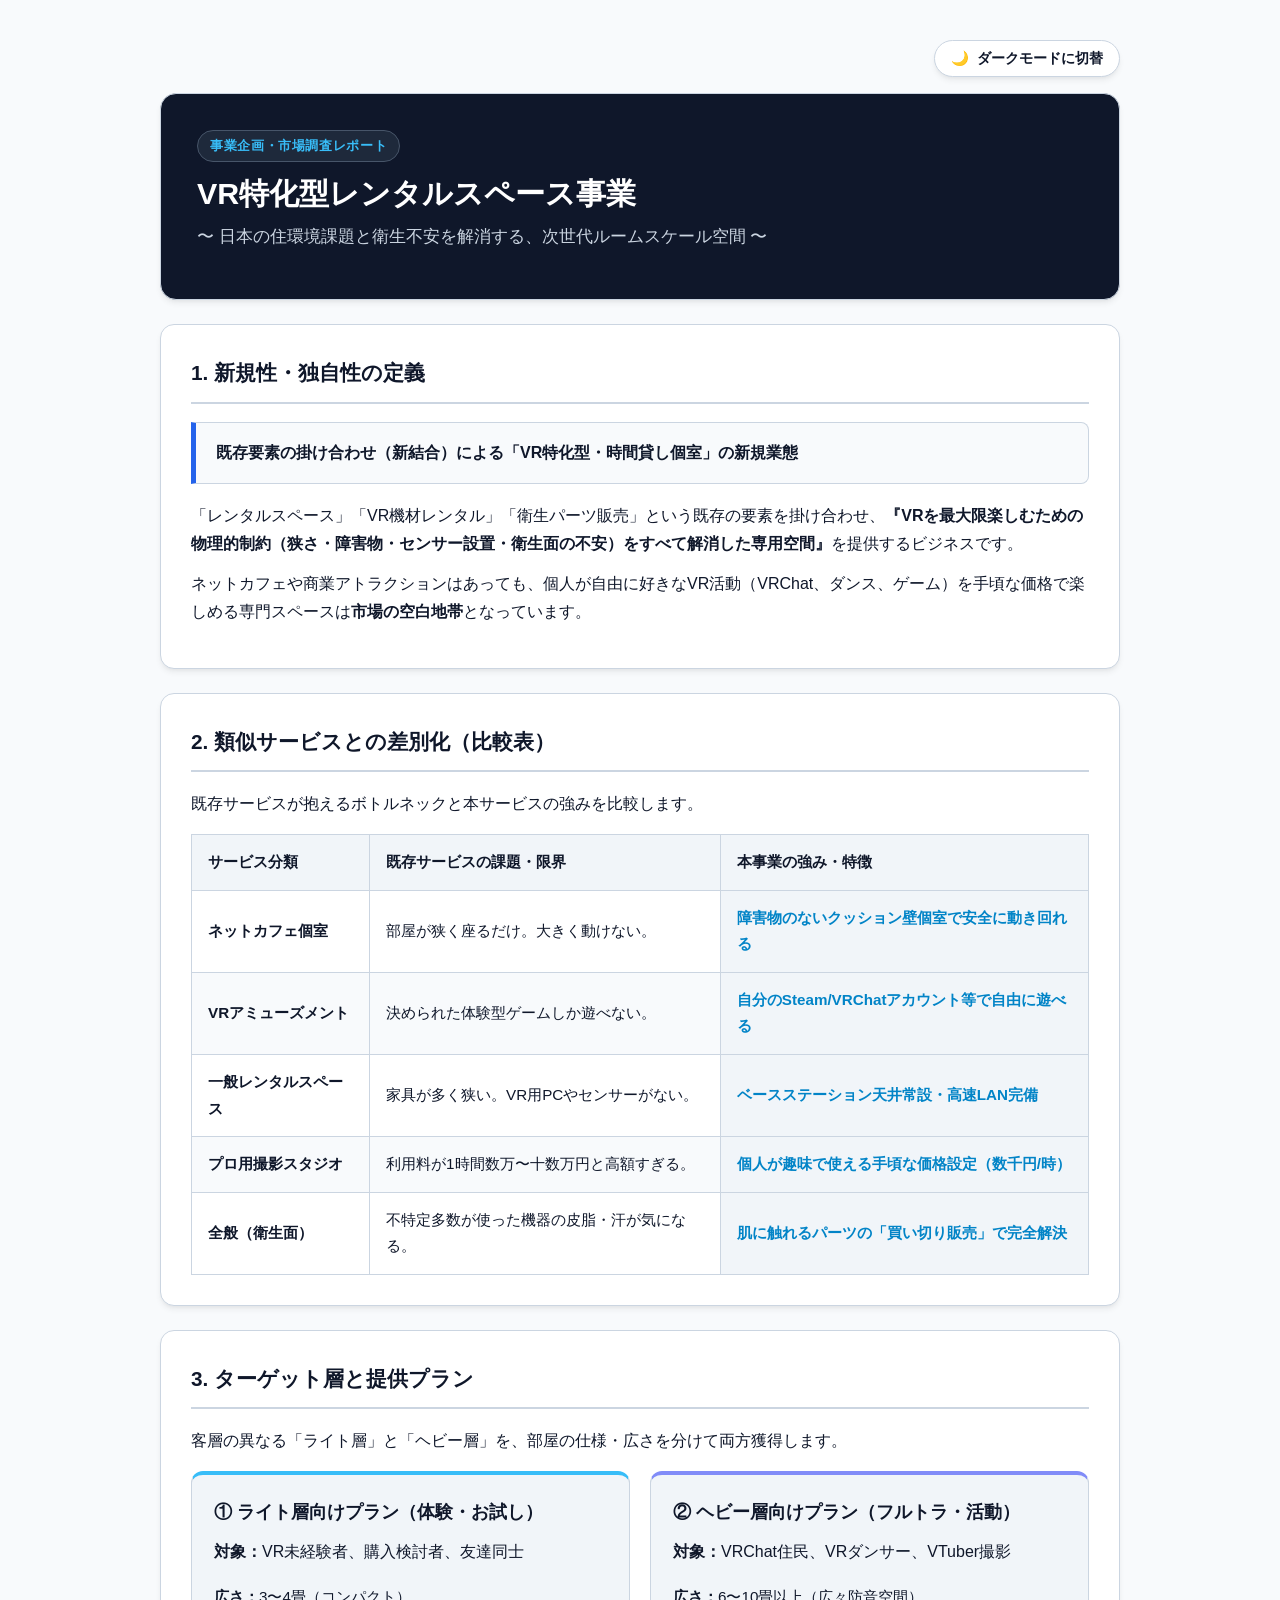
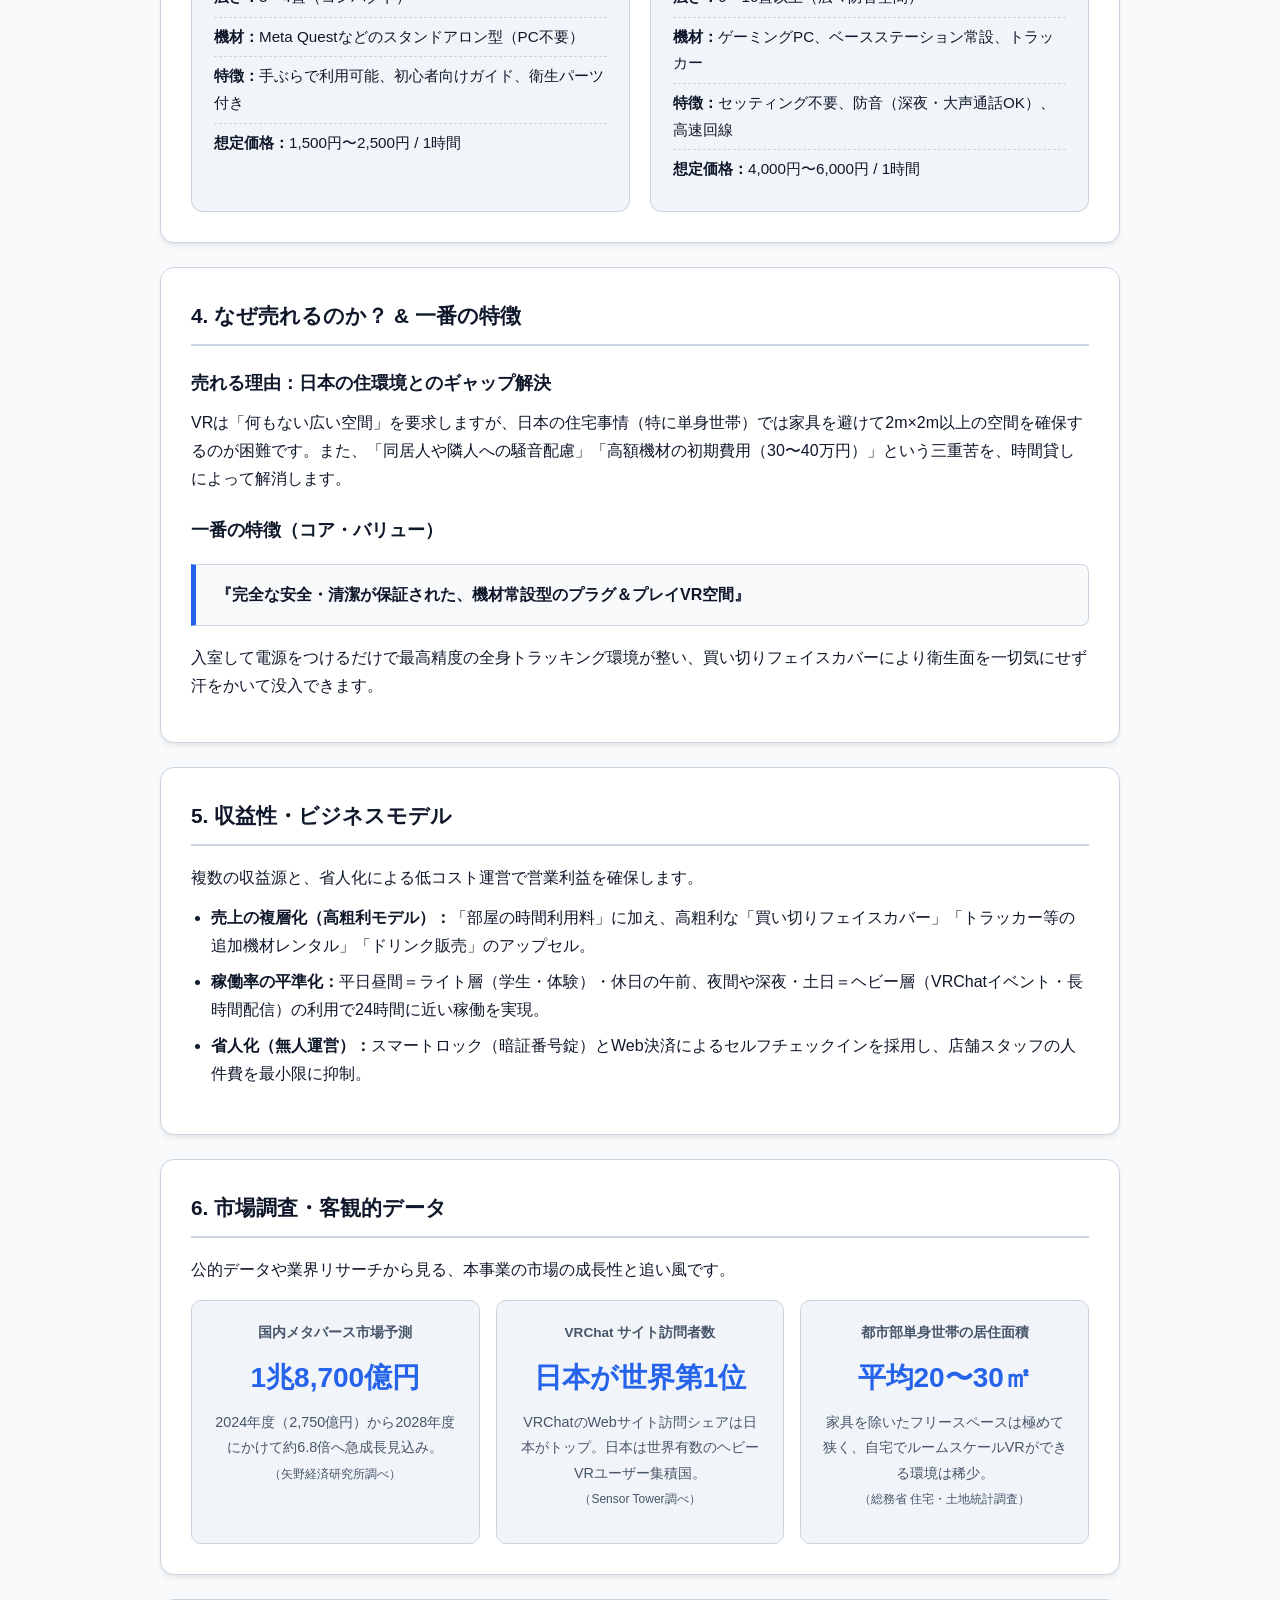
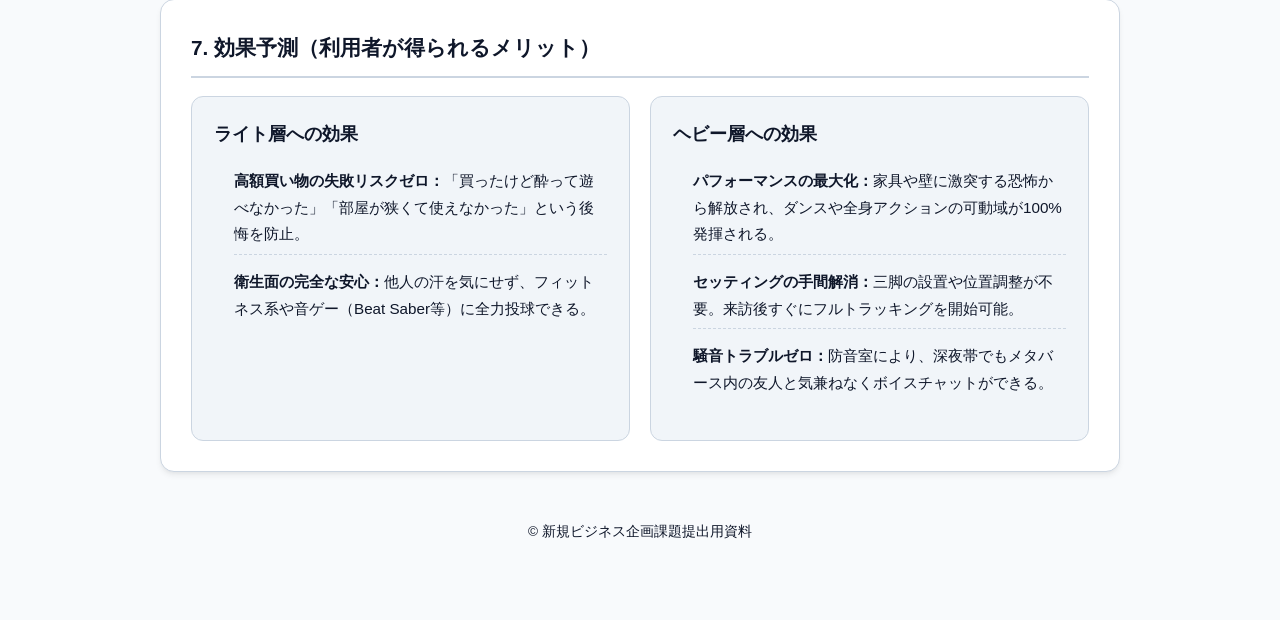
<file: business_plan.html>
<!DOCTYPE html>
<html lang="ja">
<head>
  <meta charset="UTF-8">
  <meta name="viewport" content="width=device-width, initial-scale=1.0">
  <title>新規事業企画書：VR特化型レンタルスペース事業</title>
  <style>
    /* ----------------------------------
       CSS変数（テーマカラー定義）
    ----------------------------------- */
    :root {
      /* ライトテーマ（デフォルト） */
      --bg: #f8fafc;
      --card-bg: #ffffff;
      --card-sub: #f1f5f9;
      --text-main: #0f172a;       /* 濃い黒で視認性を確保 */
      --text-sub: #475569;        /* 落ち着いたグレー */
      --border: #cbd5e1;
      --primary: #2563eb;         /* アクセントのブルー */
      --callout-bg: #f8fafc;      /* 背景を青にせず白寄りに変更 */
      --callout-border: #2563eb;
      --header-bg: #0f172a;       /* ヘッダーは濃紺/黒にして白文字を際立たせる */
      --header-text: #ffffff;
      --header-sub: #cbd5e1;
      --badge-bg: #1e293b;
      --badge-border: #475569;
      --badge-text: #38bdf8;
      --table-th: #f1f5f9;
      --table-stripe: #f8fafc;
      --table-highlight-bg: #f1f5f9;
      --table-highlight-text: #0284c7;
      --shadow: 0 4px 6px -1px rgba(0, 0, 0, 0.07), 0 2px 4px -2px rgba(0, 0, 0, 0.05);
    }

    /* ダークテーマ用カラー */
    [data-theme="dark"] {
      --bg: #0b0f19;
      --card-bg: #111827;
      --card-sub: #1f2937;
      --text-main: #f9fafb;       /* 明るい白 */
      --text-sub: #9ca3af;
      --border: #374151;
      --primary: #60a5fa;
      --callout-bg: #1f2937;
      --callout-border: #60a5fa;
      --header-bg: #1f2937;
      --header-text: #f9fafb;
      --header-sub: #9ca3af;
      --badge-bg: #111827;
      --badge-border: #4b5563;
      --badge-text: #38bdf8;
      --table-th: #1f2937;
      --table-stripe: #161e2e;
      --table-highlight-bg: #1e293b;
      --table-highlight-text: #38bdf8;
      --shadow: 0 4px 6px -1px rgba(0, 0, 0, 0.5);
    }

    /* ----------------------------------
       基本リセット & レイアウト
    ----------------------------------- */
    * {
      box-sizing: border-box;
      margin: 0;
      padding: 0;
      transition: background-color 0.25s ease, color 0.25s ease, border-color 0.25s ease;
    }

    body {
      font-family: -apple-system, BlinkMacSystemFont, "Segoe UI", Roboto, "Hiragino Kaku Gothic ProN", "Meiryo", sans-serif;
      line-height: 1.75;
      background-color: var(--bg);
      color: var(--text-main);
      padding: 40px 20px;
    }

    .container {
      max-width: 960px;
      margin: 0 auto;
    }

    /* テーマ切り替えボタン */
    .theme-switch-wrapper {
      display: flex;
      justify-content: flex-end;
      margin-bottom: 16px;
    }

    .theme-toggle-btn {
      background: var(--card-bg);
      border: 1px solid var(--border);
      color: var(--text-main);
      padding: 8px 16px;
      border-radius: 999px;
      cursor: pointer;
      font-size: 0.9rem;
      font-weight: 600;
      display: inline-flex;
      align-items: center;
      gap: 8px;
      box-shadow: var(--shadow);
    }

    .theme-toggle-btn:hover {
      border-color: var(--primary);
    }

    /* ヘッダー */
    header {
      background-color: var(--header-bg);
      color: var(--header-text);
      padding: 36px;
      border-radius: 16px;
      margin-bottom: 24px;
      border: 1px solid var(--border);
      box-shadow: var(--shadow);
    }

    .badge {
      display: inline-block;
      background-color: var(--badge-bg);
      border: 1px solid var(--badge-border);
      color: var(--badge-text);
      padding: 4px 12px;
      border-radius: 999px;
      font-size: 0.8rem;
      font-weight: 700;
      margin-bottom: 12px;
      letter-spacing: 0.05em;
    }

    h1 {
      font-size: 1.9rem;
      font-weight: 800;
      margin-bottom: 8px;
      line-height: 1.3;
    }

    .subtitle {
      font-size: 1.05rem;
      color: var(--header-sub);
    }

    /* セクションカード */
    .section-card {
      background: var(--card-bg);
      border-radius: 14px;
      padding: 30px;
      margin-bottom: 24px;
      box-shadow: var(--shadow);
      border: 1px solid var(--border);
    }

    h2 {
      font-size: 1.3rem;
      color: var(--text-main);
      margin-bottom: 18px;
      display: flex;
      align-items: center;
      gap: 10px;
      border-bottom: 2px solid var(--border);
      padding-bottom: 10px;
    }

    h3 {
      font-size: 1.1rem;
      margin: 22px 0 10px;
      color: var(--text-main);
    }

    p {
      margin-bottom: 12px;
      color: var(--text-main);
    }

    /* 強調ボックス（コントラスト改善） */
    .callout {
      background-color: var(--callout-bg);
      border: 1px solid var(--border);
      border-left: 5px solid var(--callout-border);
      color: var(--text-main);
      padding: 16px 20px;
      border-radius: 0 8px 8px 0;
      margin: 18px 0;
      font-weight: 600;
    }

    /* プランボックス（2カラム） */
    .grid-2 {
      display: grid;
      grid-template-columns: repeat(auto-fit, minmax(300px, 1fr));
      gap: 20px;
      margin-top: 16px;
    }

    .plan-box {
      border: 1px solid var(--border);
      border-radius: 12px;
      padding: 22px;
      background: var(--card-sub);
    }

    .plan-box.light {
      border-top: 4px solid #38bdf8;
    }

    .plan-box.heavy {
      border-top: 4px solid #818cf8;
    }

    .plan-box h4 {
      font-size: 1.1rem;
      margin-bottom: 10px;
      color: var(--text-main);
    }

    .plan-box ul {
      list-style-type: none;
      margin-top: 12px;
    }

    .plan-box li {
      padding: 6px 0;
      border-bottom: 1px dashed var(--border);
      font-size: 0.95rem;
      color: var(--text-main);
    }

    .plan-box li:last-child {
      border-bottom: none;
    }

    /* テーブル */
    .table-container {
      overflow-x: auto;
      margin-top: 16px;
    }

    table {
      width: 100%;
      border-collapse: collapse;
      text-align: left;
      font-size: 0.95rem;
    }

    th, td {
      padding: 14px 16px;
      border: 1px solid var(--border);
      color: var(--text-main);
    }

    th {
      background-color: var(--table-th);
      font-weight: 700;
    }

    tr:nth-child(even) {
      background-color: var(--table-stripe);
    }

    .highlight-cell {
      background-color: var(--table-highlight-bg);
      font-weight: 700;
      color: var(--table-highlight-text);
    }

    /* 統計カード */
    .stat-container {
      display: grid;
      grid-template-columns: repeat(auto-fit, minmax(260px, 1fr));
      gap: 16px;
      margin-top: 16px;
    }

    .stat-card {
      background: var(--card-sub);
      border: 1px solid var(--border);
      border-radius: 10px;
      padding: 20px;
      text-align: center;
    }

    .stat-source {
      font-size: 0.85rem;
      color: var(--text-sub);
      font-weight: 600;
    }

    .stat-number {
      font-size: 1.75rem;
      font-weight: 800;
      color: var(--primary);
      margin: 8px 0;
    }

    .stat-card p {
      font-size: 0.9rem;
      color: var(--text-sub);
    }

    /* リスト */
    .feature-list {
      padding-left: 20px;
      margin-bottom: 16px;
    }

    .feature-list li {
      margin-bottom: 8px;
      color: var(--text-main);
    }

    footer {
      text-align: center;
      padding: 24px;
      color: var(--text-sub);
      font-size: 0.85rem;
    }
  </style>
</head>
<body>

  <div class="container">
    <!-- テーマ切り替えボタン -->
    <div class="theme-switch-wrapper">
      <button id="theme-toggle" class="theme-toggle-btn" aria-label="テーマ切替">
        <span id="theme-icon">🌙</span>
        <span id="theme-text">ダークモードに切替</span>
      </button>
    </div>

    <!-- ヘッダー -->
    <header>
      <span class="badge">事業企画・市場調査レポート</span>
      <h1>VR特化型レンタルスペース事業</h1>
      <p class="subtitle">〜 日本の住環境課題と衛生不安を解消する、次世代ルームスケール空間 〜</p>
    </header>

    <!-- 1. 新規性・独自性 -->
    <div class="section-card">
      <h2>1. 新規性・独自性の定義</h2>
      <div class="callout">
        既存要素の掛け合わせ（新結合）による「VR特化型・時間貸し個室」の新規業態
      </div>
      <p>
        「レンタルスペース」「VR機材レンタル」「衛生パーツ販売」という既存の要素を掛け合わせ、<strong>『VRを最大限楽しむための物理的制約（狭さ・障害物・センサー設置・衛生面の不安）をすべて解消した専用空間』</strong>を提供するビジネスです。
      </p>
      <p>
        ネットカフェや商業アトラクションはあっても、個人が自由に好きなVR活動（VRChat、ダンス、ゲーム）を手頃な価格で楽しめる専門スペースは<strong>市場の空白地帯</strong>となっています。
      </p>
    </div>

    <!-- 2. 類似サービスとの違い -->
    <div class="section-card">
      <h2>2. 類似サービスとの差別化（比較表）</h2>
      <p>既存サービスが抱えるボトルネックと本サービスの強みを比較します。</p>
      <div class="table-container">
        <table>
          <thead>
            <tr>
              <th>サービス分類</th>
              <th>既存サービスの課題・限界</th>
              <th>本事業の強み・特徴</th>
            </tr>
          </thead>
          <tbody>
            <tr>
              <td><strong>ネットカフェ個室</strong></td>
              <td>部屋が狭く座るだけ。大きく動けない。</td>
              <td class="highlight-cell">障害物のないクッション壁個室で安全に動き回れる</td>
            </tr>
            <tr>
              <td><strong>VRアミューズメント</strong></td>
              <td>決められた体験型ゲームしか遊べない。</td>
              <td class="highlight-cell">自分のSteam/VRChatアカウント等で自由に遊べる</td>
            </tr>
            <tr>
              <td><strong>一般レンタルスペース</strong></td>
              <td>家具が多く狭い。VR用PCやセンサーがない。</td>
              <td class="highlight-cell">ベースステーション天井常設・高速LAN完備</td>
            </tr>
            <tr>
              <td><strong>プロ用撮影スタジオ</strong></td>
              <td>利用料が1時間数万〜十数万円と高額すぎる。</td>
              <td class="highlight-cell">個人が趣味で使える手頃な価格設定（数千円/時）</td>
            </tr>
            <tr>
              <td><strong>全般（衛生面）</strong></td>
              <td>不特定多数が使った機器の皮脂・汗が気になる。</td>
              <td class="highlight-cell">肌に触れるパーツの「買い切り販売」で完全解決</td>
            </tr>
          </tbody>
        </table>
      </div>
    </div>

    <!-- 3. ターゲット層 & プラン設計 -->
    <div class="section-card">
      <h2>3. ターゲット層と提供プラン</h2>
      <p>客層の異なる「ライト層」と「ヘビー層」を、部屋の仕様・広さを分けて両方獲得します。</p>
      
      <div class="grid-2">
        <div class="plan-box light">
          <h4>① ライト層向けプラン（体験・お試し）</h4>
          <p><strong>対象：</strong>VR未経験者、購入検討者、友達同士</p>
          <ul>
            <li><strong>広さ：</strong>3〜4畳（コンパクト）</li>
            <li><strong>機材：</strong>Meta Questなどのスタンドアロン型（PC不要）</li>
            <li><strong>特徴：</strong>手ぶらで利用可能、初心者向けガイド、衛生パーツ付き</li>
            <li><strong>想定価格：</strong>1,500円〜2,500円 / 1時間</li>
          </ul>
        </div>

        <div class="plan-box heavy">
          <h4>② ヘビー層向けプラン（フルトラ・活動）</h4>
          <p><strong>対象：</strong>VRChat住民、VRダンサー、VTuber撮影</p>
          <ul>
            <li><strong>広さ：</strong>6〜10畳以上（広々防音空間）</li>
            <li><strong>機材：</strong>ゲーミングPC、ベースステーション常設、トラッカー</li>
            <li><strong>特徴：</strong>セッティング不要、防音（深夜・大声通話OK）、高速回線</li>
            <li><strong>想定価格：</strong>4,000円〜6,000円 / 1時間</li>
          </ul>
        </div>
      </div>
    </div>

    <!-- 4. なぜ売れるのか？一番の特徴 -->
    <div class="section-card">
      <h2>4. なぜ売れるのか？ & 一番の特徴</h2>
      <h3>売れる理由：日本の住環境とのギャップ解決</h3>
      <p>
        VRは「何もない広い空間」を要求しますが、日本の住宅事情（特に単身世帯）では家具を避けて2m×2m以上の空間を確保するのが困難です。また、「同居人や隣人への騒音配慮」「高額機材の初期費用（30〜40万円）」という三重苦を、時間貸しによって解消します。
      </p>

      <h3>一番の特徴（コア・バリュー）</h3>
      <div class="callout">
        『完全な安全・清潔が保証された、機材常設型のプラグ＆プレイVR空間』
      </div>
      <p>
        入室して電源をつけるだけで最高精度の全身トラッキング環境が整い、買い切りフェイスカバーにより衛生面を一切気にせず汗をかいて没入できます。
      </p>
    </div>

    <!-- 5. 利益性（ビジネスモデル） -->
    <div class="section-card">
      <h2>5. 収益性・ビジネスモデル</h2>
      <p>複数の収益源と、省人化による低コスト運営で営業利益を確保します。</p>
      <ul class="feature-list">
        <li><strong>売上の複層化（高粗利モデル）：</strong>「部屋の時間利用料」に加え、高粗利な「買い切りフェイスカバー」「トラッカー等の追加機材レンタル」「ドリンク販売」のアップセル。</li>
        <li><strong>稼働率の平準化：</strong>平日昼間＝ライト層（学生・体験）・休日の午前、夜間や深夜・土日＝ヘビー層（VRChatイベント・長時間配信）の利用で24時間に近い稼働を実現。</li>
        <li><strong>省人化（無人運営）：</strong>スマートロック（暗証番号錠）とWeb決済によるセルフチェックインを採用し、店舗スタッフの人件費を最小限に抑制。</li>
      </ul>
    </div>

    <!-- 6. 市場調査・統計データ -->
    <div class="section-card">
      <h2>6. 市場調査・客観的データ</h2>
      <p>公的データや業界リサーチから見る、本事業の市場の成長性と追い風です。</p>

      <div class="stat-container">
        <div class="stat-card">
          <div class="stat-source">国内メタバース市場予測</div>
          <div class="stat-number">1兆8,700億円</div>
          <p>2024年度（2,750億円）から2028年度にかけて約6.8倍へ急成長見込み。<br><small>（矢野経済研究所調べ）</small></p>
        </div>

        <div class="stat-card">
          <div class="stat-source">VRChat サイト訪問者数</div>
          <div class="stat-number">日本が世界第1位</div>
          <p>VRChatのWebサイト訪問シェアは日本がトップ。日本は世界有数のヘビーVRユーザー集積国。<br><small>（Sensor Tower調べ）</small></p>
        </div>

        <div class="stat-card">
          <div class="stat-source">都市部単身世帯の居住面積</div>
          <div class="stat-number">平均20〜30㎡</div>
          <p>家具を除いたフリースペースは極めて狭く、自宅でルームスケールVRができる環境は稀少。<br><small>（総務省 住宅・土地統計調査）</small></p>
        </div>
      </div>
    </div>

    <!-- 7. 効果予測 -->
    <div class="section-card">
      <h2>7. 効果予測（利用者が得られるメリット）</h2>
      <div class="grid-2">
        <div class="plan-box">
          <h4>ライト層への効果</h4>
          <ul class="feature-list">
            <li><strong>高額買い物の失敗リスクゼロ：</strong>「買ったけど酔って遊べなかった」「部屋が狭くて使えなかった」という後悔を防止。</li>
            <li><strong>衛生面の完全な安心：</strong>他人の汗を気にせず、フィットネス系や音ゲー（Beat Saber等）に全力投球できる。</li>
          </ul>
        </div>

        <div class="plan-box">
          <h4>ヘビー層への効果</h4>
          <ul class="feature-list">
            <li><strong>パフォーマンスの最大化：</strong>家具や壁に激突する恐怖から解放され、ダンスや全身アクションの可動域が100%発揮される。</li>
            <li><strong>セッティングの手間解消：</strong>三脚の設置や位置調整が不要。来訪後すぐにフルトラッキングを開始可能。</li>
            <li><strong>騒音トラブルゼロ：</strong>防音室により、深夜帯でもメタバース内の友人と気兼ねなくボイスチャットができる。</li>
          </ul>
        </div>
      </div>
    </div>

    <footer>
      <p>© 新規ビジネス企画課題提出用資料</p>
    </footer>
  </div>

  <!-- テーマ切り替えスクリプト -->
  <script>
    const toggleBtn = document.getElementById('theme-toggle');
    const themeIcon = document.getElementById('theme-icon');
    const themeText = document.getElementById('theme-text');
    const htmlElement = document.documentElement;

    // システム（OS）のダークモード設定を確認
    const prefersDark = window.matchMedia('(prefers-color-scheme: dark)').matches;
    const savedTheme = localStorage.getItem('theme');

    // 初期テーマの適用
    if (savedTheme === 'dark' || (!savedTheme && prefersDark)) {
      applyTheme('dark');
    } else {
      applyTheme('light');
    }

    // クリックイベント
    toggleBtn.addEventListener('click', () => {
      const currentTheme = htmlElement.getAttribute('data-theme');
      const targetTheme = currentTheme === 'dark' ? 'light' : 'dark';
      applyTheme(targetTheme);
    });

    function applyTheme(theme) {
      htmlElement.setAttribute('data-theme', theme);
      localStorage.setItem('theme', theme);
      if (theme === 'dark') {
        themeIcon.textContent = '☀️';
        themeText.textContent = 'ライトモードに切替';
      } else {
        themeIcon.textContent = '🌙';
        themeText.textContent = 'ダークモードに切替';
      }
    }
  </script>

</body>
</html>
</file>
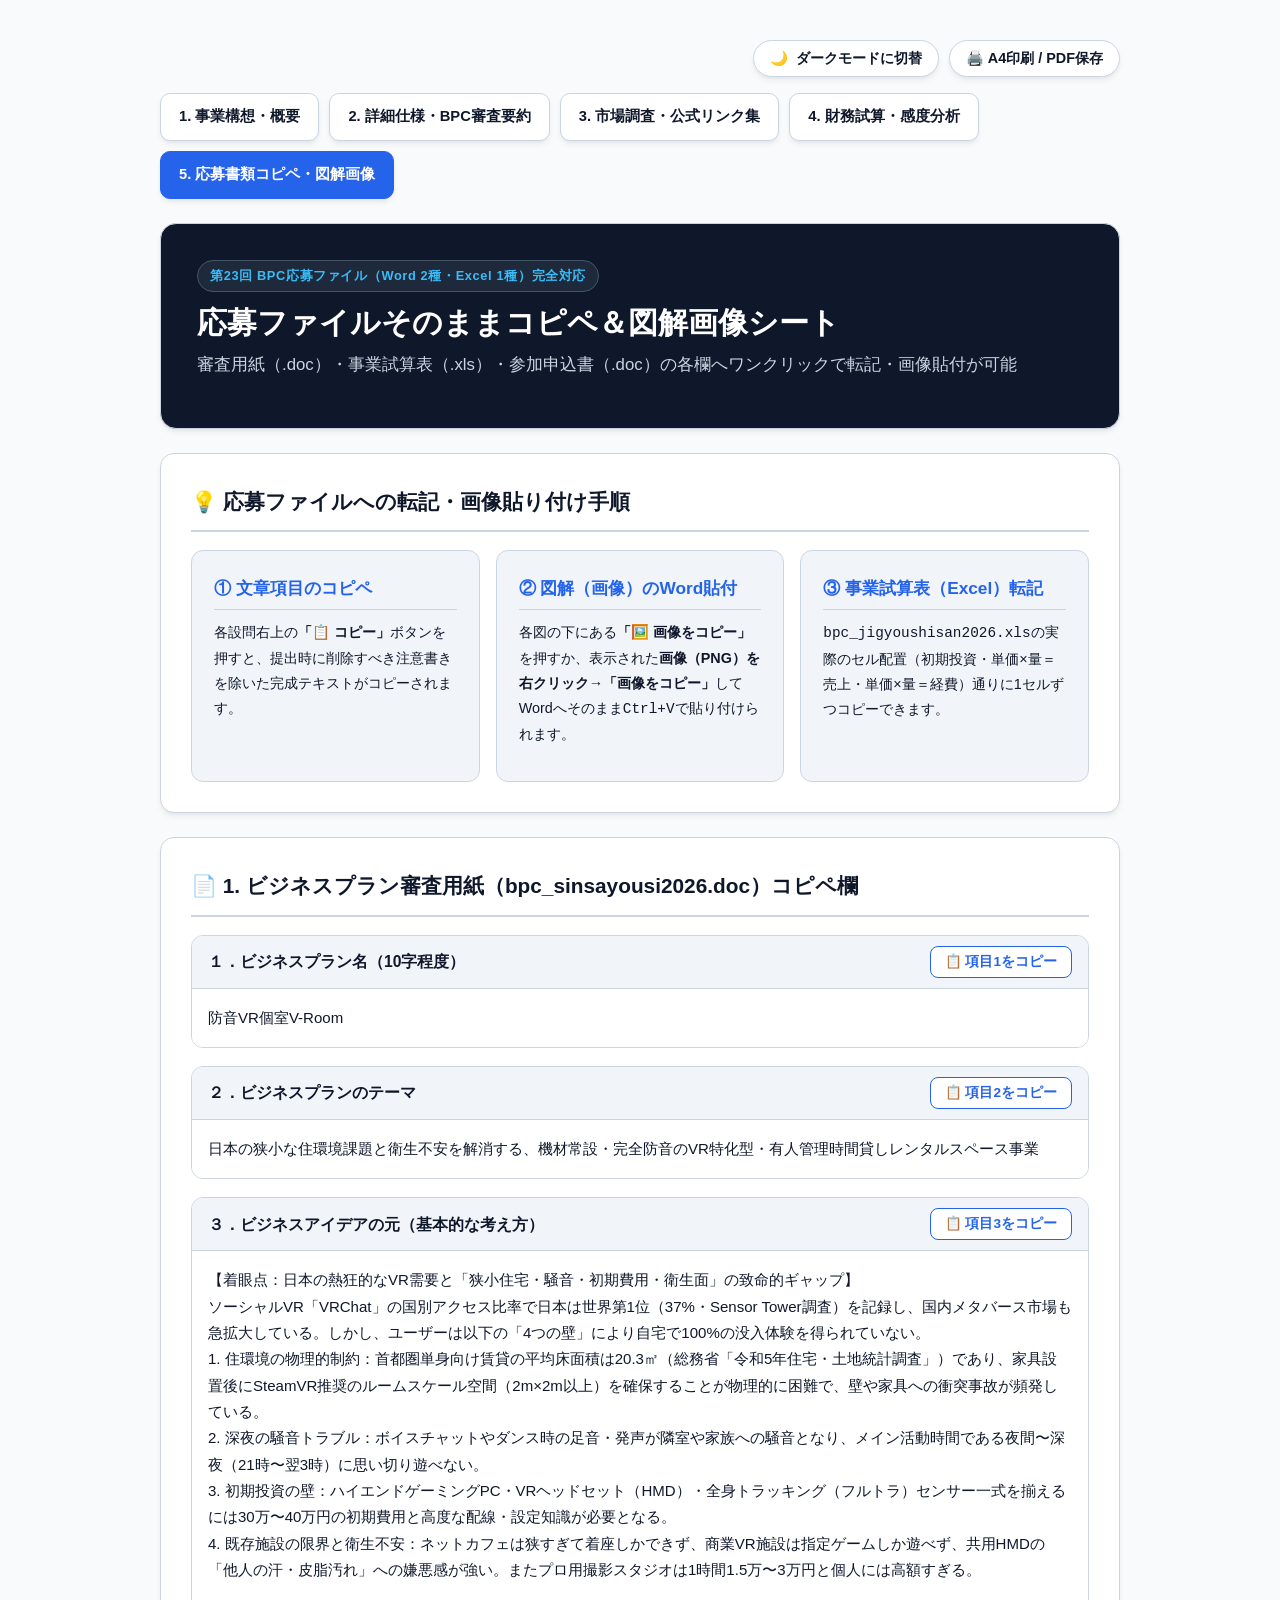
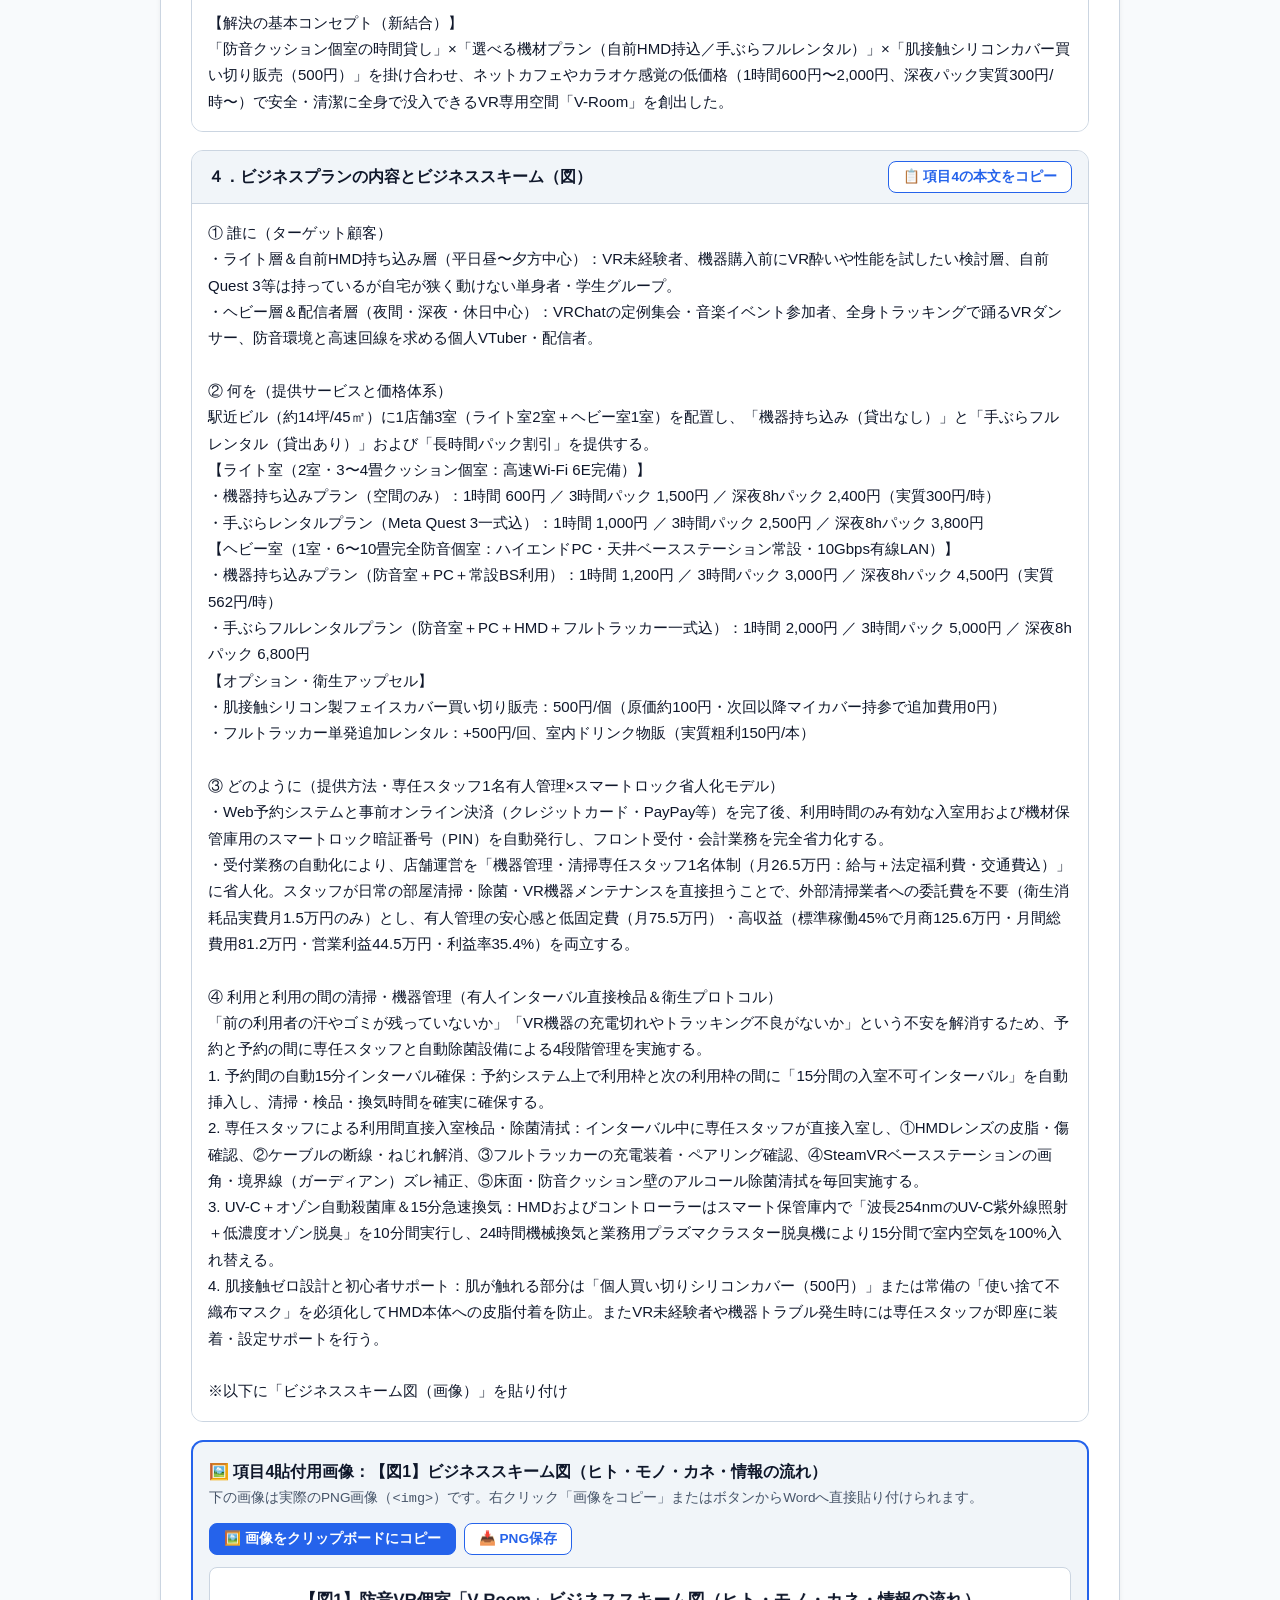
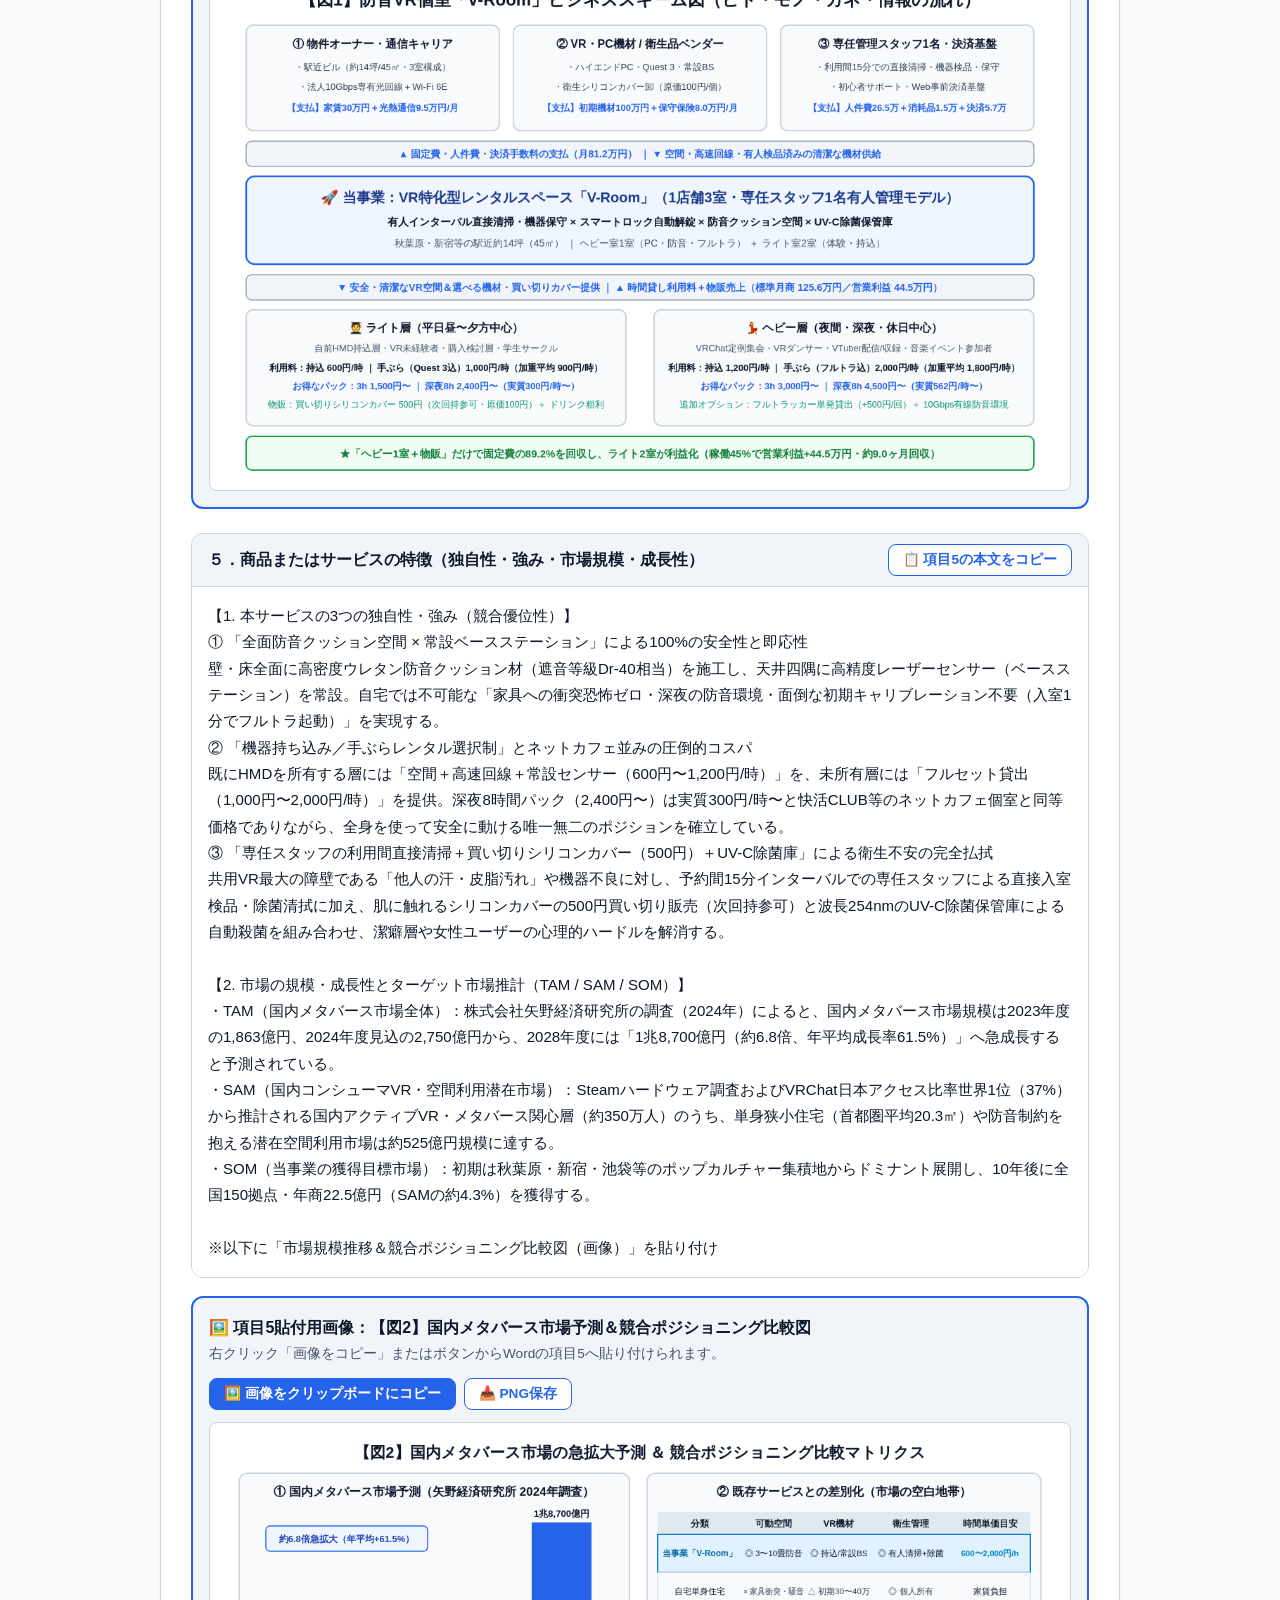
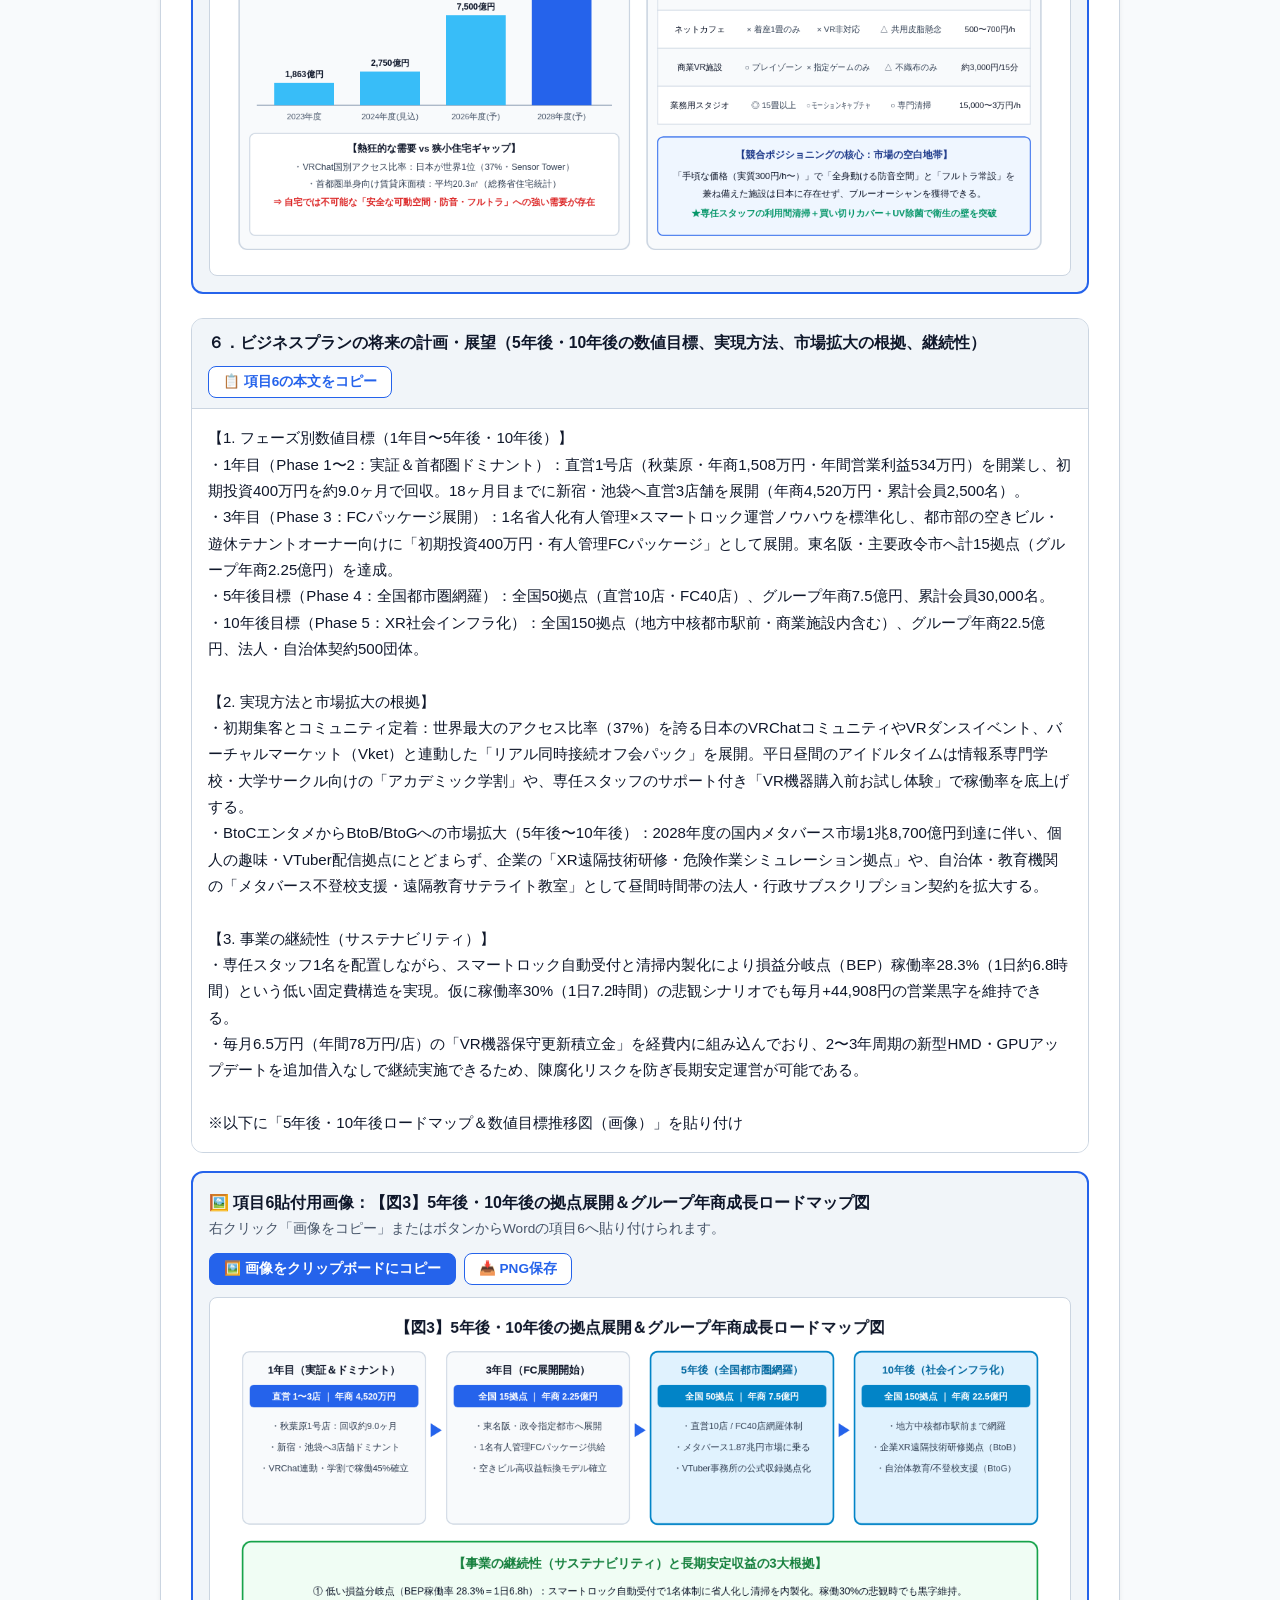
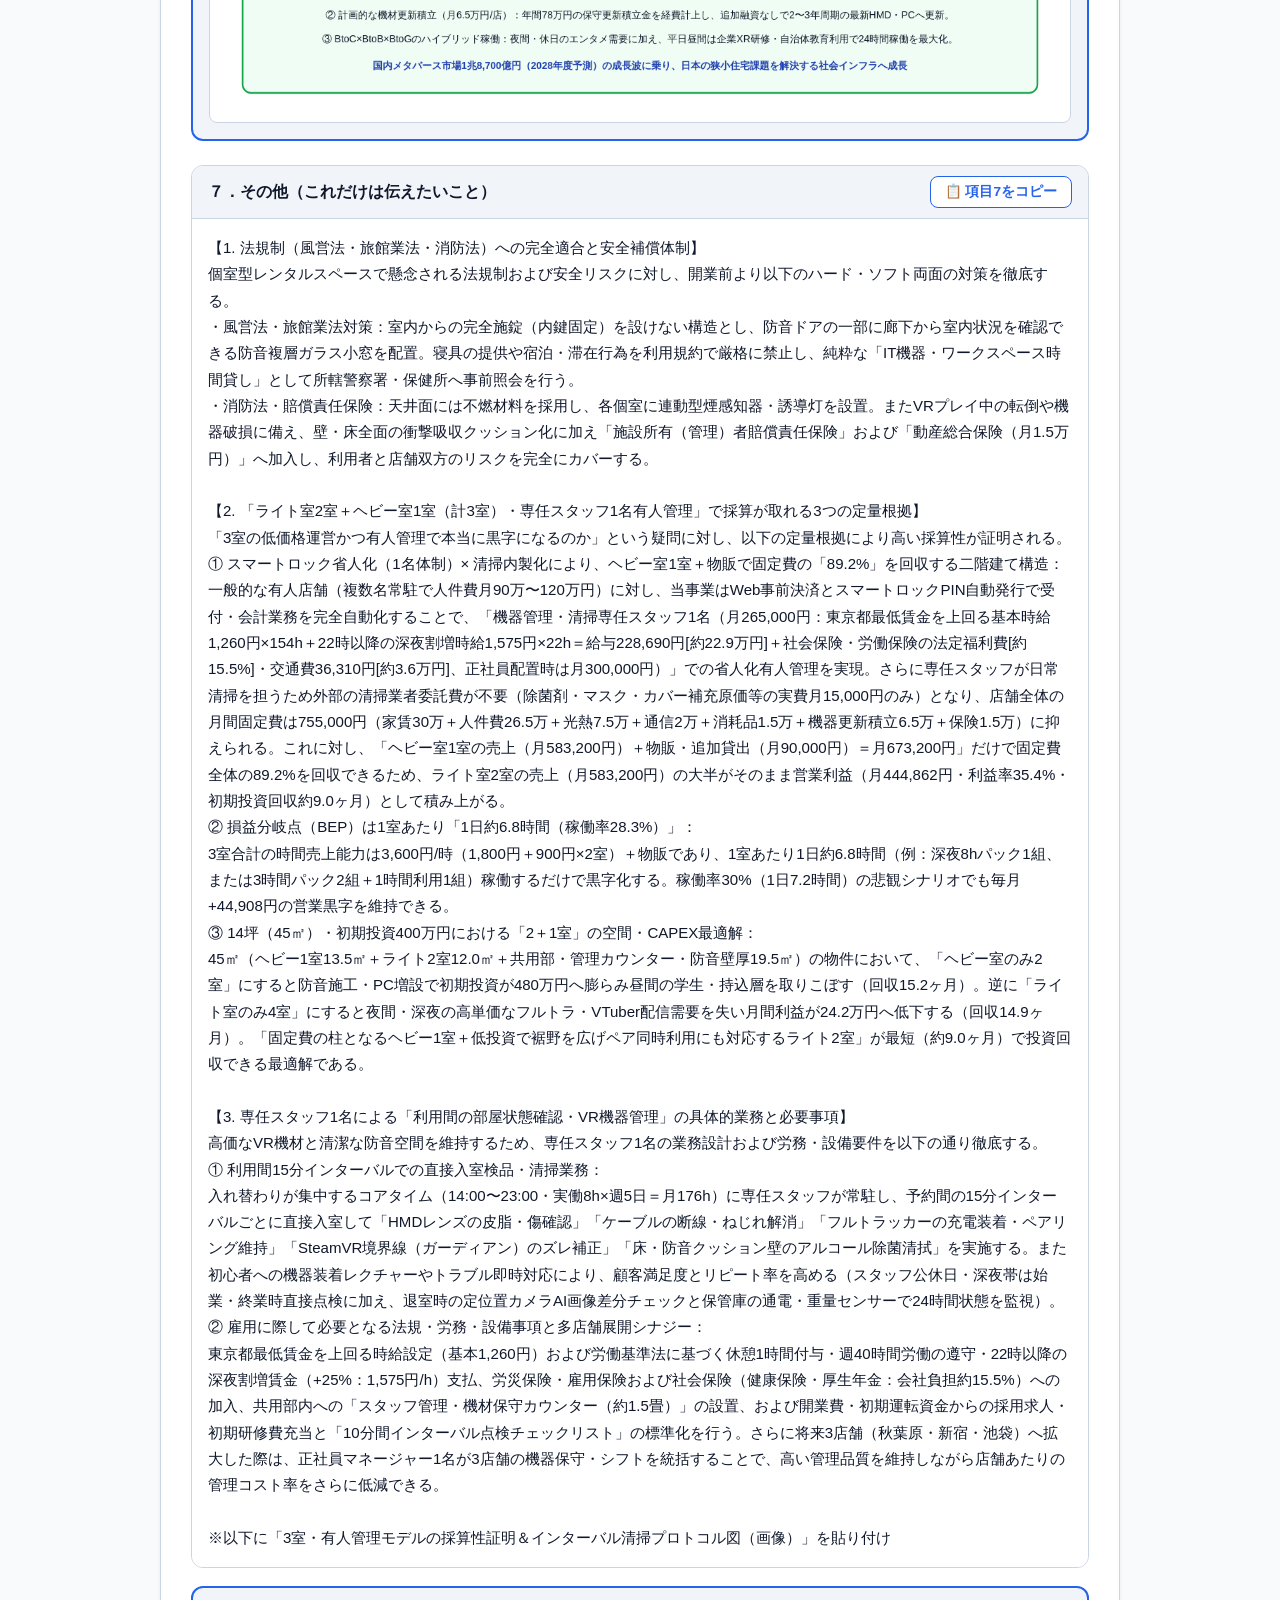
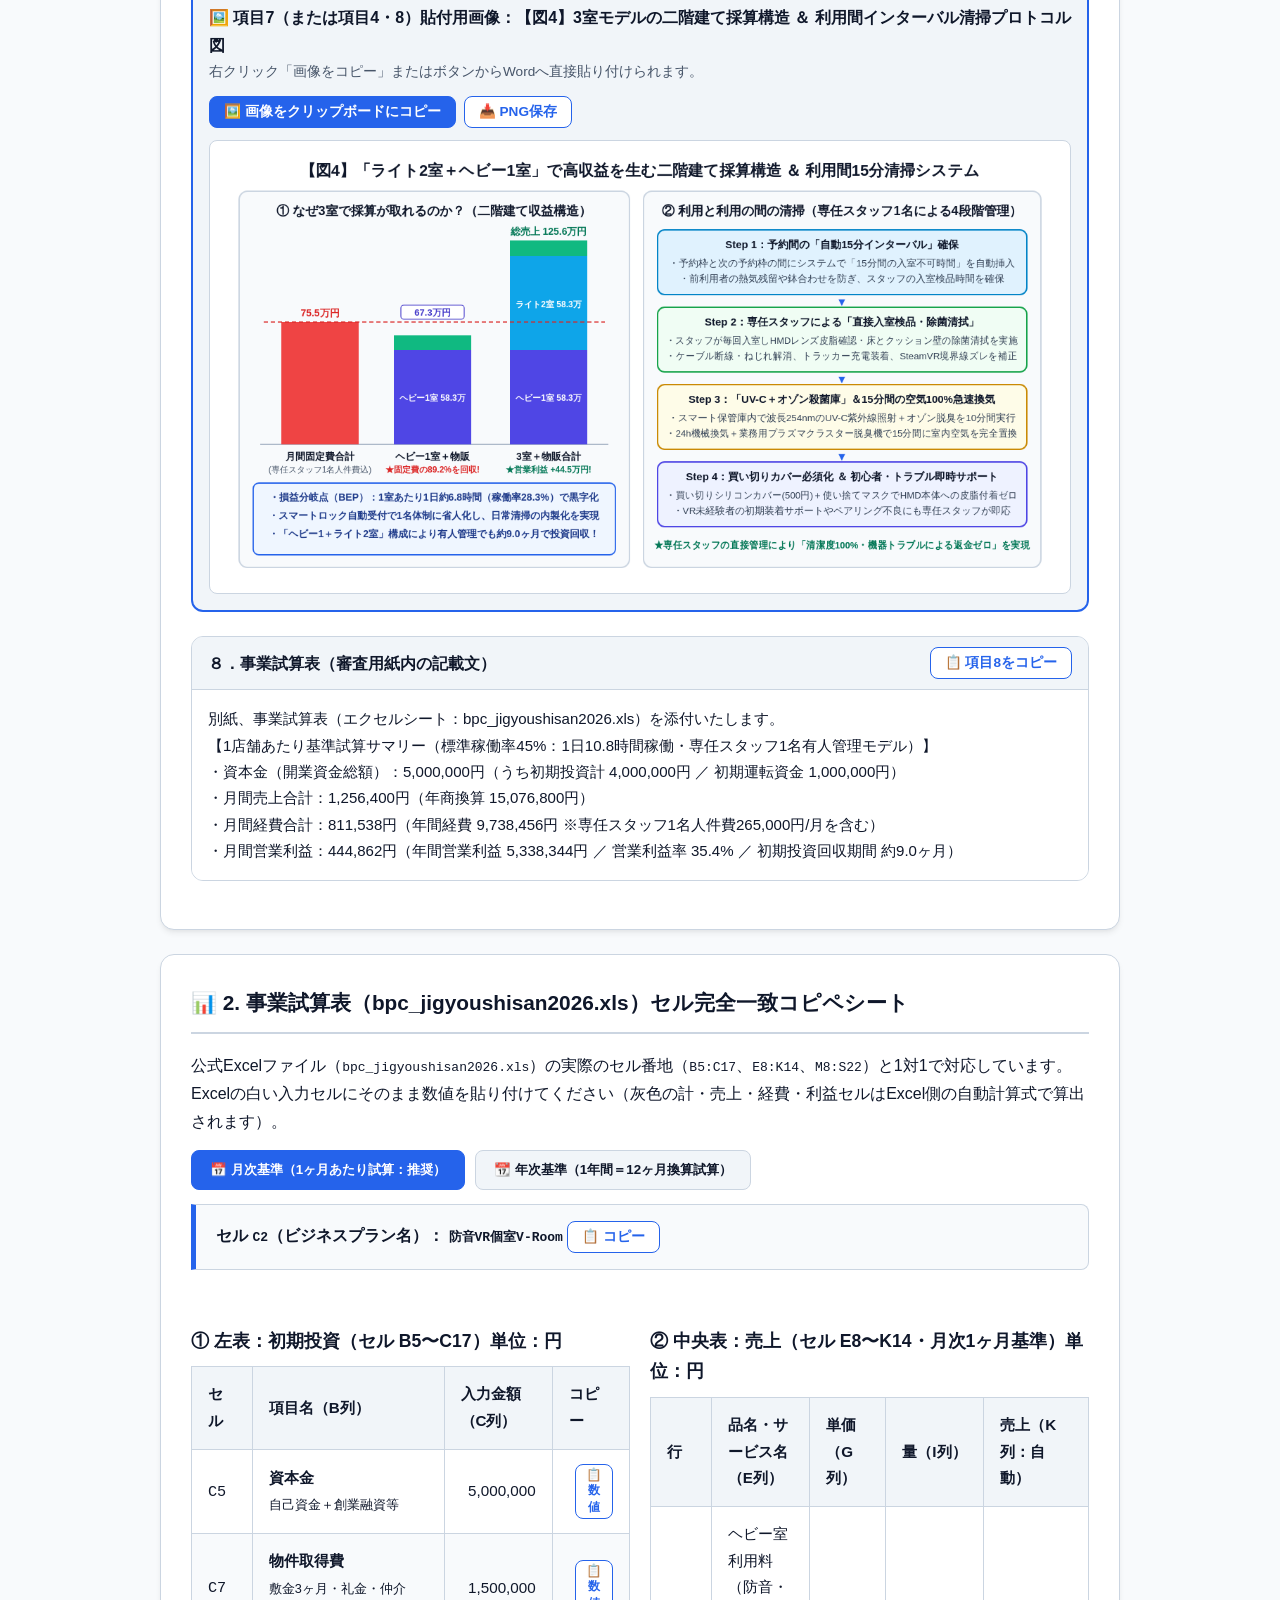
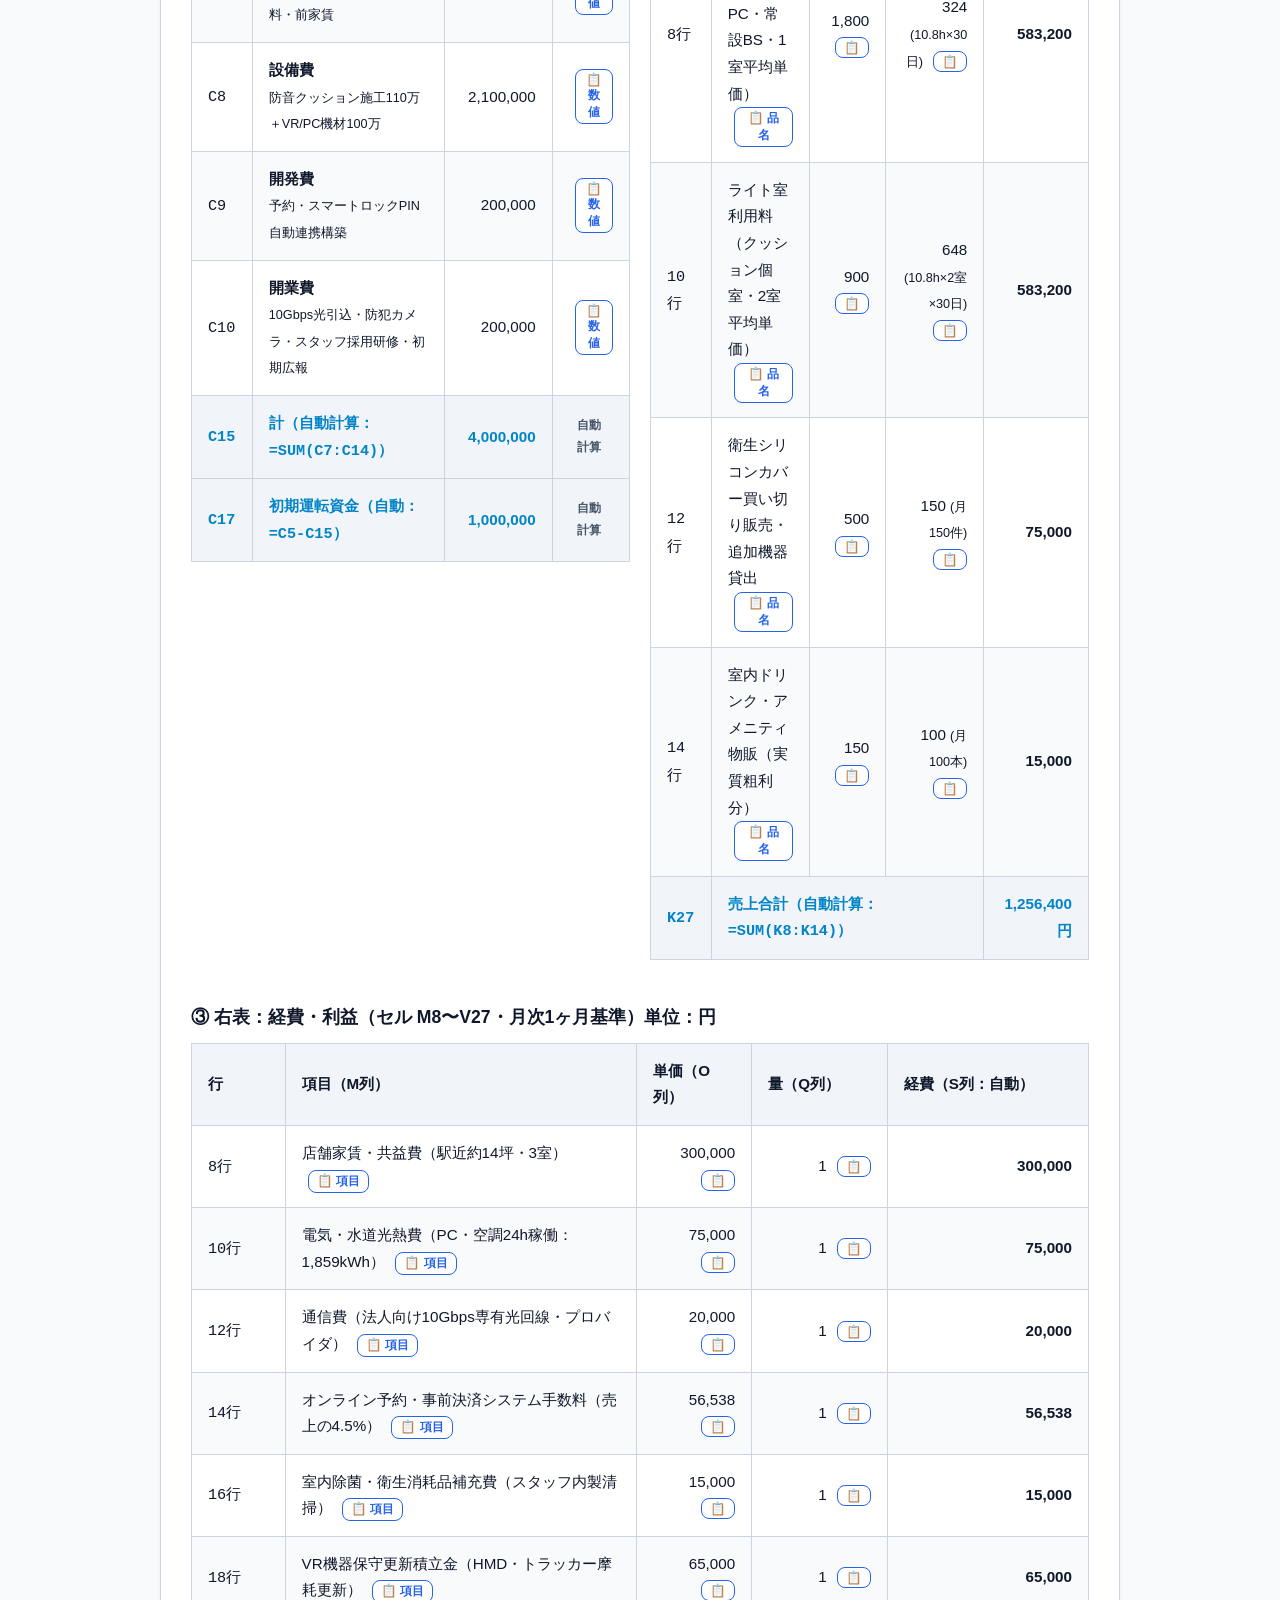
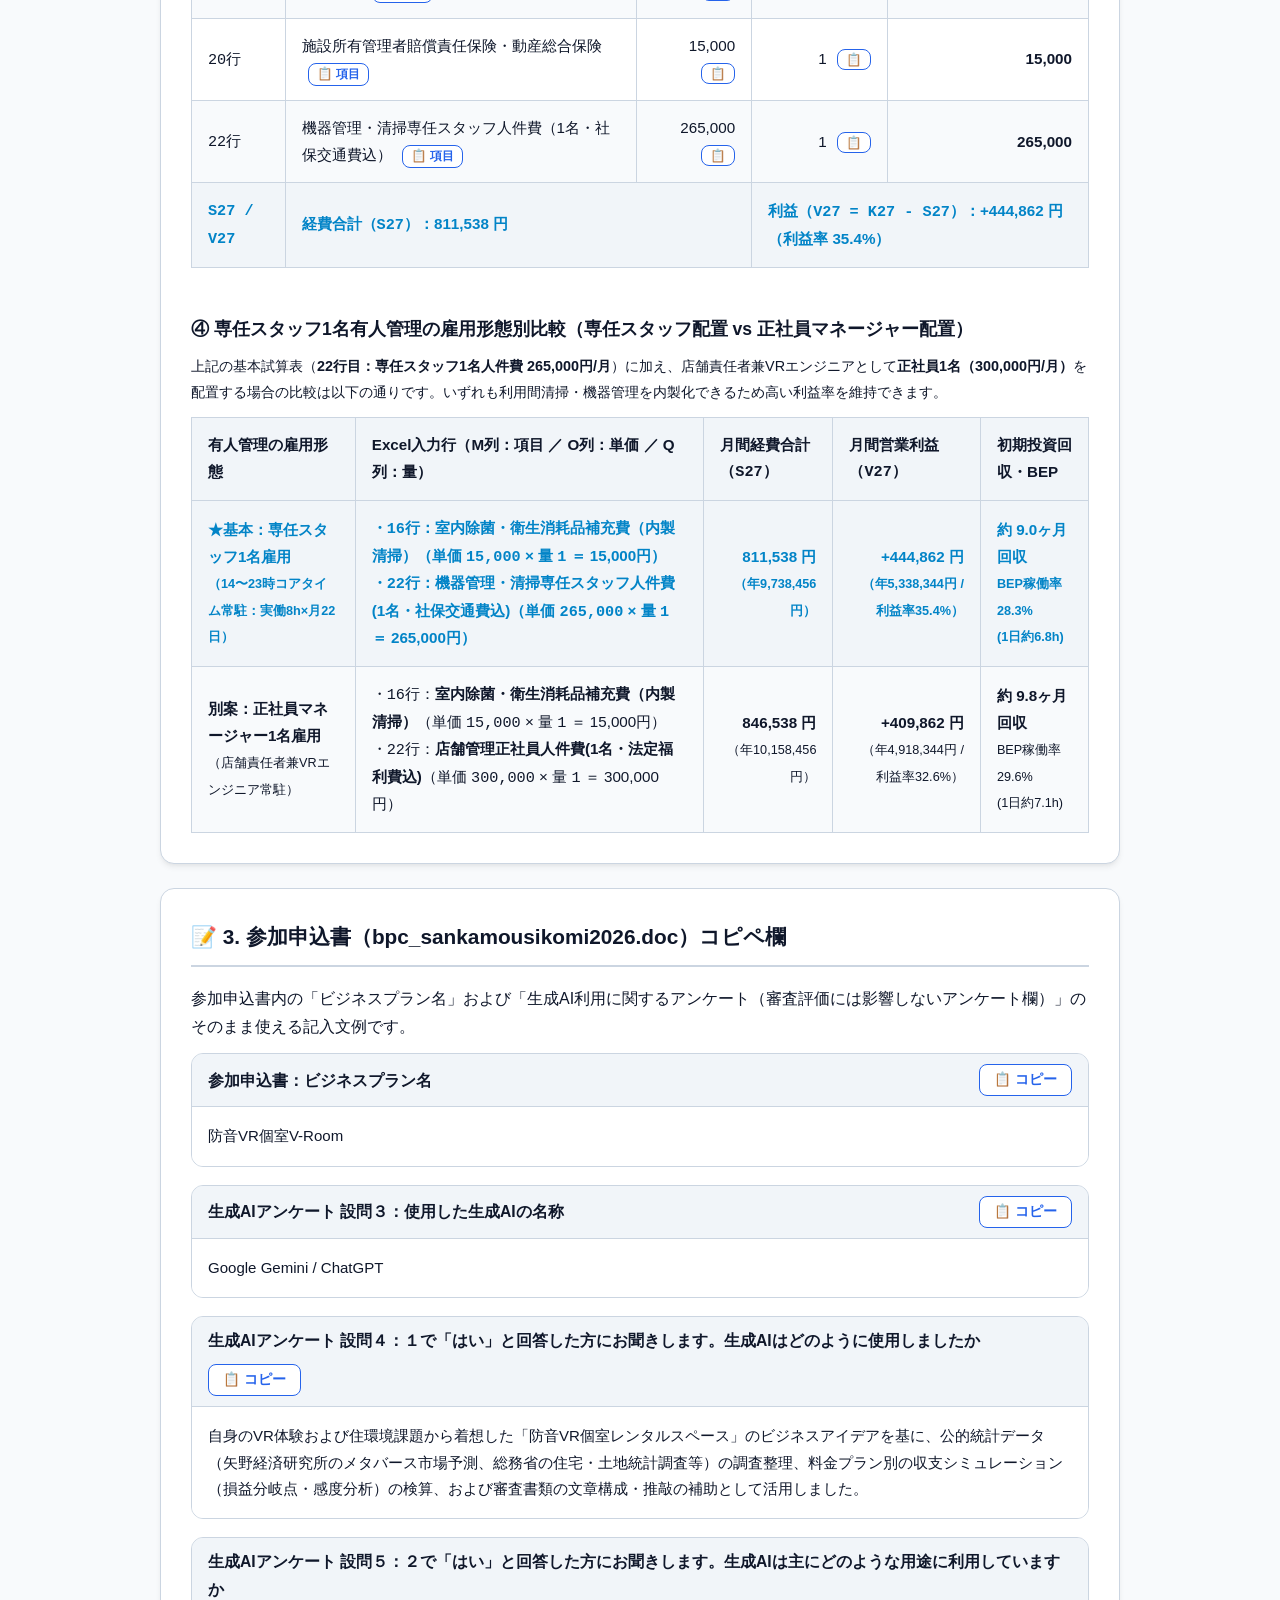
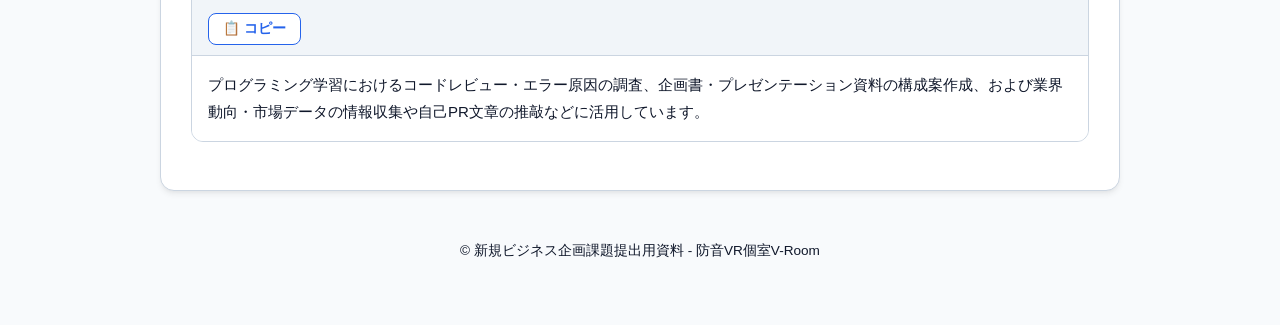
<file: entry.html>
<!DOCTYPE html>
<html lang="ja">
<head>
  <meta charset="UTF-8">
  <meta name="viewport" content="width=device-width, initial-scale=1.0">
  <title>5. 応募書類コピペ・図解画像シート：防音VR個室V-Room</title>
  <link rel="stylesheet" href="style.css">
</head>
<body>
  <div class="container">
    <div class="theme-switch-wrapper">
      <button id="theme-toggle" class="theme-toggle-btn" aria-label="テーマ切替">
        <span id="theme-icon">🌙</span>
        <span id="theme-text">ダークモードに切替</span>
      </button>
      <button onclick="window.print()" class="theme-toggle-btn">🖨️ A4印刷 / PDF保存</button>
    </div>

    <nav class="global-nav">
      <a href="index.html" class="nav-link">1. 事業構想・概要</a>
      <a href="spec.html" class="nav-link">2. 詳細仕様・BPC審査要約</a>
      <a href="market.html" class="nav-link">3. 市場調査・公式リンク集</a>
      <a href="finance.html" class="nav-link">4. 財務試算・感度分析</a>
      <a href="entry.html" class="nav-link active">5. 応募書類コピペ・図解画像</a>
    </nav>

    <header>
      <span class="badge">第23回 BPC応募ファイル（Word 2種・Excel 1種）完全対応</span>
      <h1>応募ファイルそのままコピペ＆図解画像シート</h1>
      <p class="subtitle">審査用紙（.doc）・事業試算表（.xls）・参加申込書（.doc）の各欄へワンクリックで転記・画像貼付が可能</p>
    </header>

    <!-- 使い方ガイド -->
    <div class="section-card">
      <h2>💡 応募ファイルへの転記・画像貼り付け手順</h2>
      <div class="grid-3">
        <div class="spec-card">
          <h4>① 文章項目のコピペ</h4>
          <p style="font-size:0.9rem;">各設問右上の<strong>「📋 コピー」</strong>ボタンを押すと、提出時に削除すべき注意書きを除いた完成テキストがコピーされます。</p>
        </div>
        <div class="spec-card">
          <h4>② 図解（画像）のWord貼付</h4>
          <p style="font-size:0.9rem;">各図の下にある<strong>「🖼️ 画像をコピー」</strong>を押すか、表示された<strong>画像（PNG）を右クリック→「画像をコピー」</strong>してWordへそのまま<code>Ctrl+V</code>で貼り付けられます。</p>
        </div>
        <div class="spec-card">
          <h4>③ 事業試算表（Excel）転記</h4>
          <p style="font-size:0.9rem;"><code>bpc_jigyoushisan2026.xls</code>の実際のセル配置（初期投資・単価×量＝売上・単価×量＝経費）通りに1セルずつコピーできます。</p>
        </div>
      </div>
    </div>

    <!-- ==========================================
         PART 1: ビジネスプラン審査用紙 (bpc_sinsayousi2026.doc)
    =========================================== -->
    <div class="section-card">
      <h2>📄 1. ビジネスプラン審査用紙（bpc_sinsayousi2026.doc）コピペ欄</h2>

      <!-- 項目1 -->
      <div class="copy-block">
        <div class="copy-header">
          <span class="copy-title">１．ビジネスプラン名（10字程度）</span>
          <button class="copy-btn" onclick="copyText('doc-item-1', this)">📋 項目1をコピー</button>
        </div>
        <pre id="doc-item-1" class="copy-content">防音VR個室V-Room</pre>
      </div>

      <!-- 項目2 -->
      <div class="copy-block">
        <div class="copy-header">
          <span class="copy-title">２．ビジネスプランのテーマ</span>
          <button class="copy-btn" onclick="copyText('doc-item-2', this)">📋 項目2をコピー</button>
        </div>
        <pre id="doc-item-2" class="copy-content">日本の狭小な住環境課題と衛生不安を解消する、機材常設・完全防音のVR特化型・有人管理時間貸しレンタルスペース事業</pre>
      </div>

      <!-- 項目3 -->
      <div class="copy-block">
        <div class="copy-header">
          <span class="copy-title">３．ビジネスアイデアの元（基本的な考え方）</span>
          <button class="copy-btn" onclick="copyText('doc-item-3', this)">📋 項目3をコピー</button>
        </div>
        <pre id="doc-item-3" class="copy-content">【着眼点：日本の熱狂的なVR需要と「狭小住宅・騒音・初期費用・衛生面」の致命的ギャップ】
ソーシャルVR「VRChat」の国別アクセス比率で日本は世界第1位（37%・Sensor Tower調査）を記録し、国内メタバース市場も急拡大している。しかし、ユーザーは以下の「4つの壁」により自宅で100%の没入体験を得られていない。
1. 住環境の物理的制約：首都圏単身向け賃貸の平均床面積は20.3㎡（総務省「令和5年住宅・土地統計調査」）であり、家具設置後にSteamVR推奨のルームスケール空間（2m×2m以上）を確保することが物理的に困難で、壁や家具への衝突事故が頻発している。
2. 深夜の騒音トラブル：ボイスチャットやダンス時の足音・発声が隣室や家族への騒音となり、メイン活動時間である夜間〜深夜（21時〜翌3時）に思い切り遊べない。
3. 初期投資の壁：ハイエンドゲーミングPC・VRヘッドセット（HMD）・全身トラッキング（フルトラ）センサー一式を揃えるには30万〜40万円の初期費用と高度な配線・設定知識が必要となる。
4. 既存施設の限界と衛生不安：ネットカフェは狭すぎて着座しかできず、商業VR施設は指定ゲームしか遊べず、共用HMDの「他人の汗・皮脂汚れ」への嫌悪感が強い。またプロ用撮影スタジオは1時間1.5万〜3万円と個人には高額すぎる。

【解決の基本コンセプト（新結合）】
「防音クッション個室の時間貸し」×「選べる機材プラン（自前HMD持込／手ぶらフルレンタル）」×「肌接触シリコンカバー買い切り販売（500円）」を掛け合わせ、ネットカフェやカラオケ感覚の低価格（1時間600円〜2,000円、深夜パック実質300円/時〜）で安全・清潔に全身で没入できるVR専用空間「V-Room」を創出した。</pre>
      </div>

      <!-- 項目4 -->
      <div class="copy-block">
        <div class="copy-header">
          <span class="copy-title">４．ビジネスプランの内容とビジネススキーム（図）</span>
          <button class="copy-btn" onclick="copyText('doc-item-4', this)">📋 項目4の本文をコピー</button>
        </div>
        <pre id="doc-item-4" class="copy-content">① 誰に（ターゲット顧客）
・ライト層＆自前HMD持ち込み層（平日昼〜夕方中心）：VR未経験者、機器購入前にVR酔いや性能を試したい検討層、自前Quest 3等は持っているが自宅が狭く動けない単身者・学生グループ。
・ヘビー層＆配信者層（夜間・深夜・休日中心）：VRChatの定例集会・音楽イベント参加者、全身トラッキングで踊るVRダンサー、防音環境と高速回線を求める個人VTuber・配信者。

② 何を（提供サービスと価格体系）
駅近ビル（約14坪/45㎡）に1店舗3室（ライト室2室＋ヘビー室1室）を配置し、「機器持ち込み（貸出なし）」と「手ぶらフルレンタル（貸出あり）」および「長時間パック割引」を提供する。
【ライト室（2室・3〜4畳クッション個室：高速Wi-Fi 6E完備）】
・機器持ち込みプラン（空間のみ）：1時間 600円 ／ 3時間パック 1,500円 ／ 深夜8hパック 2,400円（実質300円/時）
・手ぶらレンタルプラン（Meta Quest 3一式込）：1時間 1,000円 ／ 3時間パック 2,500円 ／ 深夜8hパック 3,800円
【ヘビー室（1室・6〜10畳完全防音個室：ハイエンドPC・天井ベースステーション常設・10Gbps有線LAN）】
・機器持ち込みプラン（防音室＋PC＋常設BS利用）：1時間 1,200円 ／ 3時間パック 3,000円 ／ 深夜8hパック 4,500円（実質562円/時）
・手ぶらフルレンタルプラン（防音室＋PC＋HMD＋フルトラッカー一式込）：1時間 2,000円 ／ 3時間パック 5,000円 ／ 深夜8hパック 6,800円
【オプション・衛生アップセル】
・肌接触シリコン製フェイスカバー買い切り販売：500円/個（原価約100円・次回以降マイカバー持参で追加費用0円）
・フルトラッカー単発追加レンタル：+500円/回、室内ドリンク物販（実質粗利150円/本）

③ どのように（提供方法・専任スタッフ1名有人管理×スマートロック省人化モデル）
・Web予約システムと事前オンライン決済（クレジットカード・PayPay等）を完了後、利用時間のみ有効な入室用および機材保管庫用のスマートロック暗証番号（PIN）を自動発行し、フロント受付・会計業務を完全省力化する。
・受付業務の自動化により、店舗運営を「機器管理・清掃専任スタッフ1名体制（月26.5万円：給与＋法定福利費・交通費込）」に省人化。スタッフが日常の部屋清掃・除菌・VR機器メンテナンスを直接担うことで、外部清掃業者への委託費を不要（衛生消耗品実費月1.5万円のみ）とし、有人管理の安心感と低固定費（月75.5万円）・高収益（標準稼働45%で月商125.6万円・月間総費用81.2万円・営業利益44.5万円・利益率35.4%）を両立する。

④ 利用と利用の間の清掃・機器管理（有人インターバル直接検品＆衛生プロトコル）
「前の利用者の汗やゴミが残っていないか」「VR機器の充電切れやトラッキング不良がないか」という不安を解消するため、予約と予約の間に専任スタッフと自動除菌設備による4段階管理を実施する。
1. 予約間の自動15分インターバル確保：予約システム上で利用枠と次の利用枠の間に「15分間の入室不可インターバル」を自動挿入し、清掃・検品・換気時間を確実に確保する。
2. 専任スタッフによる利用間直接入室検品・除菌清拭：インターバル中に専任スタッフが直接入室し、①HMDレンズの皮脂・傷確認、②ケーブルの断線・ねじれ解消、③フルトラッカーの充電装着・ペアリング確認、④SteamVRベースステーションの画角・境界線（ガーディアン）ズレ補正、⑤床面・防音クッション壁のアルコール除菌清拭を毎回実施する。
3. UV-C＋オゾン自動殺菌庫＆15分急速換気：HMDおよびコントローラーはスマート保管庫内で「波長254nmのUV-C紫外線照射＋低濃度オゾン脱臭」を10分間実行し、24時間機械換気と業務用プラズマクラスター脱臭機により15分間で室内空気を100%入れ替える。
4. 肌接触ゼロ設計と初心者サポート：肌が触れる部分は「個人買い切りシリコンカバー（500円）」または常備の「使い捨て不織布マスク」を必須化してHMD本体への皮脂付着を防止。またVR未経験者や機器トラブル発生時には専任スタッフが即座に装着・設定サポートを行う。

※以下に「ビジネススキーム図（画像）」を貼り付け</pre>
      </div>

      <!-- 項目4用 画像レンダリングボックス -->
      <div class="figure-box">
        <div class="figure-header">
          <div>
            <strong>🖼️ 項目4貼付用画像：【図1】ビジネススキーム図（ヒト・モノ・カネ・情報の流れ）</strong>
            <p style="font-size:0.85rem;color:var(--text-sub);margin:0;">下の画像は実際のPNG画像（<code>&lt;img&gt;</code>）です。右クリック「画像をコピー」またはボタンからWordへ直接貼り付けられます。</p>
          </div>
          <div class="figure-actions">
            <button class="copy-btn primary-btn" onclick="copyCanvasImage('canvas-scheme', this)">🖼️ 画像をクリップボードにコピー</button>
            <button class="copy-btn" onclick="downloadCanvasImage('canvas-scheme', 'bpc_fig1_scheme.png')">📥 PNG保存</button>
          </div>
        </div>
        <div class="figure-preview">
          <canvas id="canvas-scheme" width="1200" height="720" style="display:none;"></canvas>
          <img id="img-scheme" alt="ビジネススキーム図（ヒト・モノ・カネ・情報の流れ）" class="rendered-figure-img">
        </div>
      </div>

      <!-- 項目5 -->
      <div class="copy-block">
        <div class="copy-header">
          <span class="copy-title">５．商品またはサービスの特徴（独自性・強み・市場規模・成長性）</span>
          <button class="copy-btn" onclick="copyText('doc-item-5', this)">📋 項目5の本文をコピー</button>
        </div>
        <pre id="doc-item-5" class="copy-content">【1. 本サービスの3つの独自性・強み（競合優位性）】
① 「全面防音クッション空間 × 常設ベースステーション」による100%の安全性と即応性
壁・床全面に高密度ウレタン防音クッション材（遮音等級Dr-40相当）を施工し、天井四隅に高精度レーザーセンサー（ベースステーション）を常設。自宅では不可能な「家具への衝突恐怖ゼロ・深夜の防音環境・面倒な初期キャリブレーション不要（入室1分でフルトラ起動）」を実現する。
② 「機器持ち込み／手ぶらレンタル選択制」とネットカフェ並みの圧倒的コスパ
既にHMDを所有する層には「空間＋高速回線＋常設センサー（600円〜1,200円/時）」を、未所有層には「フルセット貸出（1,000円〜2,000円/時）」を提供。深夜8時間パック（2,400円〜）は実質300円/時〜と快活CLUB等のネットカフェ個室と同等価格でありながら、全身を使って安全に動ける唯一無二のポジションを確立している。
③ 「専任スタッフの利用間直接清掃＋買い切りシリコンカバー（500円）＋UV-C除菌庫」による衛生不安の完全払拭
共用VR最大の障壁である「他人の汗・皮脂汚れ」や機器不良に対し、予約間15分インターバルでの専任スタッフによる直接入室検品・除菌清拭に加え、肌に触れるシリコンカバーの500円買い切り販売（次回持参可）と波長254nmのUV-C除菌保管庫による自動殺菌を組み合わせ、潔癖層や女性ユーザーの心理的ハードルを解消する。

【2. 市場の規模・成長性とターゲット市場推計（TAM / SAM / SOM）】
・TAM（国内メタバース市場全体）：株式会社矢野経済研究所の調査（2024年）によると、国内メタバース市場規模は2023年度の1,863億円、2024年度見込の2,750億円から、2028年度には「1兆8,700億円（約6.8倍、年平均成長率61.5%）」へ急成長すると予測されている。
・SAM（国内コンシューマVR・空間利用潜在市場）：Steamハードウェア調査およびVRChat日本アクセス比率世界1位（37%）から推計される国内アクティブVR・メタバース関心層（約350万人）のうち、単身狭小住宅（首都圏平均20.3㎡）や防音制約を抱える潜在空間利用市場は約525億円規模に達する。
・SOM（当事業の獲得目標市場）：初期は秋葉原・新宿・池袋等のポップカルチャー集積地からドミナント展開し、10年後に全国150拠点・年商22.5億円（SAMの約4.3%）を獲得する。

※以下に「市場規模推移＆競合ポジショニング比較図（画像）」を貼り付け</pre>
      </div>

      <!-- 項目5用 画像レンダリングボックス -->
      <div class="figure-box">
        <div class="figure-header">
          <div>
            <strong>🖼️ 項目5貼付用画像：【図2】国内メタバース市場予測＆競合ポジショニング比較図</strong>
            <p style="font-size:0.85rem;color:var(--text-sub);margin:0;">右クリック「画像をコピー」またはボタンからWordの項目5へ貼り付けられます。</p>
          </div>
          <div class="figure-actions">
            <button class="copy-btn primary-btn" onclick="copyCanvasImage('canvas-market', this)">🖼️ 画像をクリップボードにコピー</button>
            <button class="copy-btn" onclick="downloadCanvasImage('canvas-market', 'bpc_fig2_market.png')">📥 PNG保存</button>
          </div>
        </div>
        <div class="figure-preview">
          <canvas id="canvas-market" width="1200" height="620" style="display:none;"></canvas>
          <img id="img-market" alt="国内メタバース市場予測＆競合ポジショニング比較図" class="rendered-figure-img">
        </div>
      </div>

      <!-- 項目6 -->
      <div class="copy-block">
        <div class="copy-header">
          <span class="copy-title">６．ビジネスプランの将来の計画・展望（5年後・10年後の数値目標、実現方法、市場拡大の根拠、継続性）</span>
          <button class="copy-btn" onclick="copyText('doc-item-6', this)">📋 項目6の本文をコピー</button>
        </div>
        <pre id="doc-item-6" class="copy-content">【1. フェーズ別数値目標（1年目〜5年後・10年後）】
・1年目（Phase 1〜2：実証＆首都圏ドミナント）：直営1号店（秋葉原・年商1,508万円・年間営業利益534万円）を開業し、初期投資400万円を約9.0ヶ月で回収。18ヶ月目までに新宿・池袋へ直営3店舗を展開（年商4,520万円・累計会員2,500名）。
・3年目（Phase 3：FCパッケージ展開）：1名省人化有人管理×スマートロック運営ノウハウを標準化し、都市部の空きビル・遊休テナントオーナー向けに「初期投資400万円・有人管理FCパッケージ」として展開。東名阪・主要政令市へ計15拠点（グループ年商2.25億円）を達成。
・5年後目標（Phase 4：全国都市圏網羅）：全国50拠点（直営10店・FC40店）、グループ年商7.5億円、累計会員30,000名。
・10年後目標（Phase 5：XR社会インフラ化）：全国150拠点（地方中核都市駅前・商業施設内含む）、グループ年商22.5億円、法人・自治体契約500団体。

【2. 実現方法と市場拡大の根拠】
・初期集客とコミュニティ定着：世界最大のアクセス比率（37%）を誇る日本のVRChatコミュニティやVRダンスイベント、バーチャルマーケット（Vket）と連動した「リアル同時接続オフ会パック」を展開。平日昼間のアイドルタイムは情報系専門学校・大学サークル向けの「アカデミック学割」や、専任スタッフのサポート付き「VR機器購入前お試し体験」で稼働率を底上げする。
・BtoCエンタメからBtoB/BtoGへの市場拡大（5年後〜10年後）：2028年度の国内メタバース市場1兆8,700億円到達に伴い、個人の趣味・VTuber配信拠点にとどまらず、企業の「XR遠隔技術研修・危険作業シミュレーション拠点」や、自治体・教育機関の「メタバース不登校支援・遠隔教育サテライト教室」として昼間時間帯の法人・行政サブスクリプション契約を拡大する。

【3. 事業の継続性（サステナビリティ）】
・専任スタッフ1名を配置しながら、スマートロック自動受付と清掃内製化により損益分岐点（BEP）稼働率28.3%（1日約6.8時間）という低い固定費構造を実現。仮に稼働率30%（1日7.2時間）の悲観シナリオでも毎月+44,908円の営業黒字を維持できる。
・毎月6.5万円（年間78万円/店）の「VR機器保守更新積立金」を経費内に組み込んでおり、2〜3年周期の新型HMD・GPUアップデートを追加借入なしで継続実施できるため、陳腐化リスクを防ぎ長期安定運営が可能である。

※以下に「5年後・10年後ロードマップ＆数値目標推移図（画像）」を貼り付け</pre>
      </div>

      <!-- 項目6用 画像レンダリングボックス -->
      <div class="figure-box">
        <div class="figure-header">
          <div>
            <strong>🖼️ 項目6貼付用画像：【図3】5年後・10年後の拠点展開＆グループ年商成長ロードマップ図</strong>
            <p style="font-size:0.85rem;color:var(--text-sub);margin:0;">右クリック「画像をコピー」またはボタンからWordの項目6へ貼り付けられます。</p>
          </div>
          <div class="figure-actions">
            <button class="copy-btn primary-btn" onclick="copyCanvasImage('canvas-roadmap', this)">🖼️ 画像をクリップボードにコピー</button>
            <button class="copy-btn" onclick="downloadCanvasImage('canvas-roadmap', 'bpc_fig3_roadmap.png')">📥 PNG保存</button>
          </div>
        </div>
        <div class="figure-preview">
          <canvas id="canvas-roadmap" width="1200" height="580" style="display:none;"></canvas>
          <img id="img-roadmap" alt="5年後・10年後の拠点展開＆グループ年商成長ロードマップ図" class="rendered-figure-img">
        </div>
      </div>

      <!-- 項目7 -->
      <div class="copy-block">
        <div class="copy-header">
          <span class="copy-title">７．その他（これだけは伝えたいこと）</span>
          <button class="copy-btn" onclick="copyText('doc-item-7', this)">📋 項目7をコピー</button>
        </div>
        <pre id="doc-item-7" class="copy-content">【1. 法規制（風営法・旅館業法・消防法）への完全適合と安全補償体制】
個室型レンタルスペースで懸念される法規制および安全リスクに対し、開業前より以下のハード・ソフト両面の対策を徹底する。
・風営法・旅館業法対策：室内からの完全施錠（内鍵固定）を設けない構造とし、防音ドアの一部に廊下から室内状況を確認できる防音複層ガラス小窓を配置。寝具の提供や宿泊・滞在行為を利用規約で厳格に禁止し、純粋な「IT機器・ワークスペース時間貸し」として所轄警察署・保健所へ事前照会を行う。
・消防法・賠償責任保険：天井面には不燃材料を採用し、各個室に連動型煙感知器・誘導灯を設置。またVRプレイ中の転倒や機器破損に備え、壁・床全面の衝撃吸収クッション化に加え「施設所有（管理）者賠償責任保険」および「動産総合保険（月1.5万円）」へ加入し、利用者と店舗双方のリスクを完全にカバーする。

【2. 「ライト室2室＋ヘビー室1室（計3室）・専任スタッフ1名有人管理」で採算が取れる3つの定量根拠】
「3室の低価格運営かつ有人管理で本当に黒字になるのか」という疑問に対し、以下の定量根拠により高い採算性が証明される。
① スマートロック省人化（1名体制）× 清掃内製化により、ヘビー室1室＋物販で固定費の「89.2%」を回収する二階建て構造：
一般的な有人店舗（複数名常駐で人件費月90万〜120万円）に対し、当事業はWeb事前決済とスマートロックPIN自動発行で受付・会計業務を完全自動化することで、「機器管理・清掃専任スタッフ1名（月265,000円：東京都最低賃金を上回る基本時給1,260円×154h＋22時以降の深夜割増時給1,575円×22h＝給与228,690円[約22.9万円]＋社会保険・労働保険の法定福利費[約15.5%]・交通費36,310円[約3.6万円]、正社員配置時は月300,000円）」での省人化有人管理を実現。さらに専任スタッフが日常清掃を担うため外部の清掃業者委託費が不要（除菌剤・マスク・カバー補充原価等の実費月15,000円のみ）となり、店舗全体の月間固定費は755,000円（家賃30万＋人件費26.5万＋光熱7.5万＋通信2万＋消耗品1.5万＋機器更新積立6.5万＋保険1.5万）に抑えられる。これに対し、「ヘビー室1室の売上（月583,200円）＋物販・追加貸出（月90,000円）＝月673,200円」だけで固定費全体の89.2%を回収できるため、ライト室2室の売上（月583,200円）の大半がそのまま営業利益（月444,862円・利益率35.4%・初期投資回収約9.0ヶ月）として積み上がる。
② 損益分岐点（BEP）は1室あたり「1日約6.8時間（稼働率28.3%）」：
3室合計の時間売上能力は3,600円/時（1,800円＋900円×2室）＋物販であり、1室あたり1日約6.8時間（例：深夜8hパック1組、または3時間パック2組＋1時間利用1組）稼働するだけで黒字化する。稼働率30%（1日7.2時間）の悲観シナリオでも毎月+44,908円の営業黒字を維持できる。
③ 14坪（45㎡）・初期投資400万円における「2＋1室」の空間・CAPEX最適解：
45㎡（ヘビー1室13.5㎡＋ライト2室12.0㎡＋共用部・管理カウンター・防音壁厚19.5㎡）の物件において、「ヘビー室のみ2室」にすると防音施工・PC増設で初期投資が480万円へ膨らみ昼間の学生・持込層を取りこぼす（回収15.2ヶ月）。逆に「ライト室のみ4室」にすると夜間・深夜の高単価なフルトラ・VTuber配信需要を失い月間利益が24.2万円へ低下する（回収14.9ヶ月）。「固定費の柱となるヘビー1室＋低投資で裾野を広げペア同時利用にも対応するライト2室」が最短（約9.0ヶ月）で投資回収できる最適解である。

【3. 専任スタッフ1名による「利用間の部屋状態確認・VR機器管理」の具体的業務と必要事項】
高価なVR機材と清潔な防音空間を維持するため、専任スタッフ1名の業務設計および労務・設備要件を以下の通り徹底する。
① 利用間15分インターバルでの直接入室検品・清掃業務：
入れ替わりが集中するコアタイム（14:00〜23:00・実働8h×週5日＝月176h）に専任スタッフが常駐し、予約間の15分インターバルごとに直接入室して「HMDレンズの皮脂・傷確認」「ケーブルの断線・ねじれ解消」「フルトラッカーの充電装着・ペアリング維持」「SteamVR境界線（ガーディアン）のズレ補正」「床・防音クッション壁のアルコール除菌清拭」を実施する。また初心者への機器装着レクチャーやトラブル即時対応により、顧客満足度とリピート率を高める（スタッフ公休日・深夜帯は始業・終業時直接点検に加え、退室時の定位置カメラAI画像差分チェックと保管庫の通電・重量センサーで24時間状態を監視）。
② 雇用に際して必要となる法規・労務・設備事項と多店舗展開シナジー：
東京都最低賃金を上回る時給設定（基本1,260円）および労働基準法に基づく休憩1時間付与・週40時間労働の遵守・22時以降の深夜割増賃金（+25%：1,575円/h）支払、労災保険・雇用保険および社会保険（健康保険・厚生年金：会社負担約15.5%）への加入、共用部内への「スタッフ管理・機材保守カウンター（約1.5畳）」の設置、および開業費・初期運転資金からの採用求人・初期研修費充当と「10分間インターバル点検チェックリスト」の標準化を行う。さらに将来3店舗（秋葉原・新宿・池袋）へ拡大した際は、正社員マネージャー1名が3店舗の機器保守・シフトを統括することで、高い管理品質を維持しながら店舗あたりの管理コスト率をさらに低減できる。

※以下に「3室・有人管理モデルの採算性証明＆インターバル清掃プロトコル図（画像）」を貼り付け</pre>
      </div>

      <!-- 項目7用 画像レンダリングボックス -->
      <div class="figure-box">
        <div class="figure-header">
          <div>
            <strong>🖼️ 項目7（または項目4・8）貼付用画像：【図4】3室モデルの二階建て採算構造 ＆ 利用間インターバル清掃プロトコル図</strong>
            <p style="font-size:0.85rem;color:var(--text-sub);margin:0;">右クリック「画像をコピー」またはボタンからWordへ直接貼り付けられます。</p>
          </div>
          <div class="figure-actions">
            <button class="copy-btn primary-btn" onclick="copyCanvasImage('canvas-profit-hygiene', this)">🖼️ 画像をクリップボードにコピー</button>
            <button class="copy-btn" onclick="downloadCanvasImage('canvas-profit-hygiene', 'bpc_fig4_profit_hygiene.png')">📥 PNG保存</button>
          </div>
        </div>
        <div class="figure-preview">
          <canvas id="canvas-profit-hygiene" width="1200" height="620" style="display:none;"></canvas>
          <img id="img-profit-hygiene" alt="3室モデルの二階建て採算構造＆利用間インターバル清掃プロトコル図" class="rendered-figure-img">
        </div>
      </div>

      <!-- 項目8 -->
      <div class="copy-block">
        <div class="copy-header">
          <span class="copy-title">８．事業試算表（審査用紙内の記載文）</span>
          <button class="copy-btn" onclick="copyText('doc-item-8', this)">📋 項目8をコピー</button>
        </div>
        <pre id="doc-item-8" class="copy-content">別紙、事業試算表（エクセルシート：bpc_jigyoushisan2026.xls）を添付いたします。
【1店舗あたり基準試算サマリー（標準稼働率45%：1日10.8時間稼働・専任スタッフ1名有人管理モデル）】
・資本金（開業資金総額）：5,000,000円（うち初期投資計 4,000,000円 ／ 初期運転資金 1,000,000円）
・月間売上合計：1,256,400円（年商換算 15,076,800円）
・月間経費合計：811,538円（年間経費 9,738,456円 ※専任スタッフ1名人件費265,000円/月を含む）
・月間営業利益：444,862円（年間営業利益 5,338,344円 ／ 営業利益率 35.4% ／ 初期投資回収期間 約9.0ヶ月）</pre>
      </div>
    </div>

    <!-- ==========================================
         PART 2: 事業試算表 (bpc_jigyoushisan2026.xls) セル完全一致コピペ表
    =========================================== -->
    <div class="section-card">
      <h2>📊 2. 事業試算表（bpc_jigyoushisan2026.xls）セル完全一致コピペシート</h2>
      <p>公式Excelファイル（<code>bpc_jigyoushisan2026.xls</code>）の実際のセル番地（<code>B5:C17</code>、<code>E8:K14</code>、<code>M8:S22</code>）と1対1で対応しています。Excelの白い入力セルにそのまま数値を貼り付けてください（灰色の計・売上・経費・利益セルはExcel側の自動計算式で算出されます）。</p>

      <div class="tab-bar">
        <button class="tab-btn active" onclick="switchExcelMode('monthly', this)">📅 月次基準（1ヶ月あたり試算：推奨）</button>
        <button class="tab-btn" onclick="switchExcelMode('annual', this)">📆 年次基準（1年間＝12ヶ月換算試算）</button>
      </div>

      <div class="callout" style="margin-top:0;">
        <strong>セル <code>C2</code>（ビジネスプラン名）：</strong> <code>防音VR個室V-Room</code>
        <button class="copy-btn inline-copy" onclick="copyRaw('防音VR個室V-Room', this)">📋 コピー</button>
      </div>

      <div class="grid-2">
        <!-- 左表：初期投資 (B4:C17) -->
        <div class="table-container">
          <h3>① 左表：初期投資（セル B5〜C17）単位：円</h3>
          <table class="excel-table">
            <thead>
              <tr>
                <th>セル</th>
                <th>項目名（B列）</th>
                <th>入力金額（C列）</th>
                <th>コピー</th>
              </tr>
            </thead>
            <tbody>
              <tr>
                <td><code>C5</code></td>
                <td><strong>資本金</strong><br><small>自己資金＋創業融資等</small></td>
                <td class="num-cell">5,000,000</td>
                <td><button class="copy-btn sm" onclick="copyRaw('5000000', this)">📋 数値</button></td>
              </tr>
              <tr>
                <td><code>C7</code></td>
                <td><strong>物件取得費</strong><br><small>敷金3ヶ月・礼金・仲介料・前家賃</small></td>
                <td class="num-cell">1,500,000</td>
                <td><button class="copy-btn sm" onclick="copyRaw('1500000', this)">📋 数値</button></td>
              </tr>
              <tr>
                <td><code>C8</code></td>
                <td><strong>設備費</strong><br><small>防音クッション施工110万＋VR/PC機材100万</small></td>
                <td class="num-cell">2,100,000</td>
                <td><button class="copy-btn sm" onclick="copyRaw('2100000', this)">📋 数値</button></td>
              </tr>
              <tr>
                <td><code>C9</code></td>
                <td><strong>開発費</strong><br><small>予約・スマートロックPIN自動連携構築</small></td>
                <td class="num-cell">200,000</td>
                <td><button class="copy-btn sm" onclick="copyRaw('200000', this)">📋 数値</button></td>
              </tr>
              <tr>
                <td><code>C10</code></td>
                <td><strong>開業費</strong><br><small>10Gbps光引込・防犯カメラ・スタッフ採用研修・初期広報</small></td>
                <td class="num-cell">200,000</td>
                <td><button class="copy-btn sm" onclick="copyRaw('200000', this)">📋 数値</button></td>
              </tr>
              <tr class="highlight-cell">
                <td><code>C15</code></td>
                <td><strong>計（自動計算：<code>=SUM(C7:C14)</code>）</strong></td>
                <td class="num-cell">4,000,000</td>
                <td><span class="auto-badge">自動計算</span></td>
              </tr>
              <tr class="highlight-cell">
                <td><code>C17</code></td>
                <td><strong>初期運転資金（自動：<code>=C5-C15</code>）</strong></td>
                <td class="num-cell">1,000,000</td>
                <td><span class="auto-badge">自動計算</span></td>
              </tr>
            </tbody>
          </table>
        </div>

        <!-- 中央表：売上 (E5:K27) -->
        <div class="table-container">
          <h3 id="rev-table-title">② 中央表：売上（セル E8〜K14・月次基準）単位：円</h3>
          <table class="excel-table">
            <thead>
              <tr>
                <th>行</th>
                <th>品名・サービス名（E列）</th>
                <th>単価（G列）</th>
                <th>量（I列）</th>
                <th>売上（K列：自動）</th>
              </tr>
            </thead>
            <tbody id="excel-rev-body">
              <!-- JSで月次/年次切替 -->
            </tbody>
          </table>
        </div>
      </div>

      <!-- 右表：経費 (M5:V27) -->
      <div class="table-container" style="margin-top:20px;">
        <h3 id="exp-table-title">③ 右表：経費・利益（セル M8〜V27・月次基準）単位：円</h3>
        <table class="excel-table">
          <thead>
            <tr>
              <th>行</th>
              <th>項目（M列）</th>
              <th>単価（O列）</th>
              <th>量（Q列）</th>
              <th>経費（S列：自動）</th>
            </tr>
          </thead>
          <tbody id="excel-exp-body">
            <!-- JSで月次/年次切替 -->
          </tbody>
        </table>
      </div>

      <!-- 有人管理の雇用形態比較表 -->
      <div class="table-container" style="margin-top:24px;">
        <h3>④ 専任スタッフ1名有人管理の雇用形態別比較（専任スタッフ配置 vs 正社員マネージャー配置）</h3>
        <p style="font-size:0.9rem;">上記の基本試算表（<strong>22行目：専任スタッフ1名人件費 265,000円/月</strong>）に加え、店舗責任者兼VRエンジニアとして<strong>正社員1名（300,000円/月）</strong>を配置する場合の比較は以下の通りです。いずれも利用間清掃・機器管理を内製化できるため高い利益率を維持できます。</p>
        <table class="excel-table">
          <thead>
            <tr>
              <th>有人管理の雇用形態</th>
              <th>Excel入力行（M列：項目 ／ O列：単価 ／ Q列：量）</th>
              <th>月間経費合計（<code>S27</code>）</th>
              <th>月間営業利益（<code>V27</code>）</th>
              <th>初期投資回収・BEP</th>
            </tr>
          </thead>
          <tbody>
            <tr class="highlight-cell">
              <td><strong>★基本：専任スタッフ1名雇用</strong><br><small>（14〜23時コアタイム常駐：実働8h×月22日）</small></td>
              <td>・<code>16行</code>：<strong>室内除菌・衛生消耗品補充費（内製清掃）</strong>（単価 <code>15,000</code> × 量 <code>1</code> ＝ 15,000円）<br>・<code>22行</code>：<strong>機器管理・清掃専任スタッフ人件費(1名・社保交通費込)</strong>（単価 <code>265,000</code> × 量 <code>1</code> ＝ 265,000円）</td>
              <td class="num-cell"><strong>811,538 円</strong><br><small>（年9,738,456円）</small></td>
              <td class="num-cell"><strong>+444,862 円</strong><br><small>（年5,338,344円 / 利益率35.4%）</small></td>
              <td><strong>約 9.0ヶ月回収</strong><br><small>BEP稼働率 28.3%<br>(1日約6.8h)</small></td>
            </tr>
            <tr>
              <td><strong>別案：正社員マネージャー1名雇用</strong><br><small>（店舗責任者兼VRエンジニア常駐）</small></td>
              <td>・<code>16行</code>：<strong>室内除菌・衛生消耗品補充費（内製清掃）</strong>（単価 <code>15,000</code> × 量 <code>1</code> ＝ 15,000円）<br>・<code>22行</code>：<strong>店舗管理正社員人件費(1名・法定福利費込)</strong>（単価 <code>300,000</code> × 量 <code>1</code> ＝ 300,000円）</td>
              <td class="num-cell"><strong>846,538 円</strong><br><small>（年10,158,456円）</small></td>
              <td class="num-cell"><strong>+409,862 円</strong><br><small>（年4,918,344円 / 利益率32.6%）</small></td>
              <td><strong>約 9.8ヶ月回収</strong><br><small>BEP稼働率 29.6%<br>(1日約7.1h)</small></td>
            </tr>
          </tbody>
        </table>
      </div>
    </div>

    <!-- ==========================================
         PART 3: 参加申込書 (bpc_sankamousikomi2026.doc) コピペ欄
    =========================================== -->
    <div class="section-card">
      <h2>📝 3. 参加申込書（bpc_sankamousikomi2026.doc）コピペ欄</h2>
      <p>参加申込書内の「ビジネスプラン名」および「生成AI利用に関するアンケート（審査評価には影響しないアンケート欄）」のそのまま使える記入文例です。</p>

      <div class="copy-block">
        <div class="copy-header">
          <span class="copy-title">参加申込書：ビジネスプラン名</span>
          <button class="copy-btn" onclick="copyText('app-plan-name', this)">📋 コピー</button>
        </div>
        <pre id="app-plan-name" class="copy-content">防音VR個室V-Room</pre>
      </div>

      <div class="copy-block">
        <div class="copy-header">
          <span class="copy-title">生成AIアンケート 設問３：使用した生成AIの名称</span>
          <button class="copy-btn" onclick="copyText('app-ai-q3', this)">📋 コピー</button>
        </div>
        <pre id="app-ai-q3" class="copy-content">Google Gemini / ChatGPT</pre>
      </div>

      <div class="copy-block">
        <div class="copy-header">
          <span class="copy-title">生成AIアンケート 設問４：１で「はい」と回答した方にお聞きします。生成AIはどのように使用しましたか</span>
          <button class="copy-btn" onclick="copyText('app-ai-q4', this)">📋 コピー</button>
        </div>
        <pre id="app-ai-q4" class="copy-content">自身のVR体験および住環境課題から着想した「防音VR個室レンタルスペース」のビジネスアイデアを基に、公的統計データ（矢野経済研究所のメタバース市場予測、総務省の住宅・土地統計調査等）の調査整理、料金プラン別の収支シミュレーション（損益分岐点・感度分析）の検算、および審査書類の文章構成・推敲の補助として活用しました。</pre>
      </div>

      <div class="copy-block">
        <div class="copy-header">
          <span class="copy-title">生成AIアンケート 設問５：２で「はい」と回答した方にお聞きします。生成AIは主にどのような用途に利用していますか</span>
          <button class="copy-btn" onclick="copyText('app-ai-q5', this)">📋 コピー</button>
        </div>
        <pre id="app-ai-q5" class="copy-content">プログラミング学習におけるコードレビュー・エラー原因の調査、企画書・プレゼンテーション資料の構成案作成、および業界動向・市場データの情報収集や自己PR文章の推敲などに活用しています。</pre>
      </div>
    </div>

    <footer>
      <p>© 新規ビジネス企画課題提出用資料 - 防音VR個室V-Room</p>
    </footer>
  </div>

  <script src="entry.js"></script>
</body>
</html>
</file>
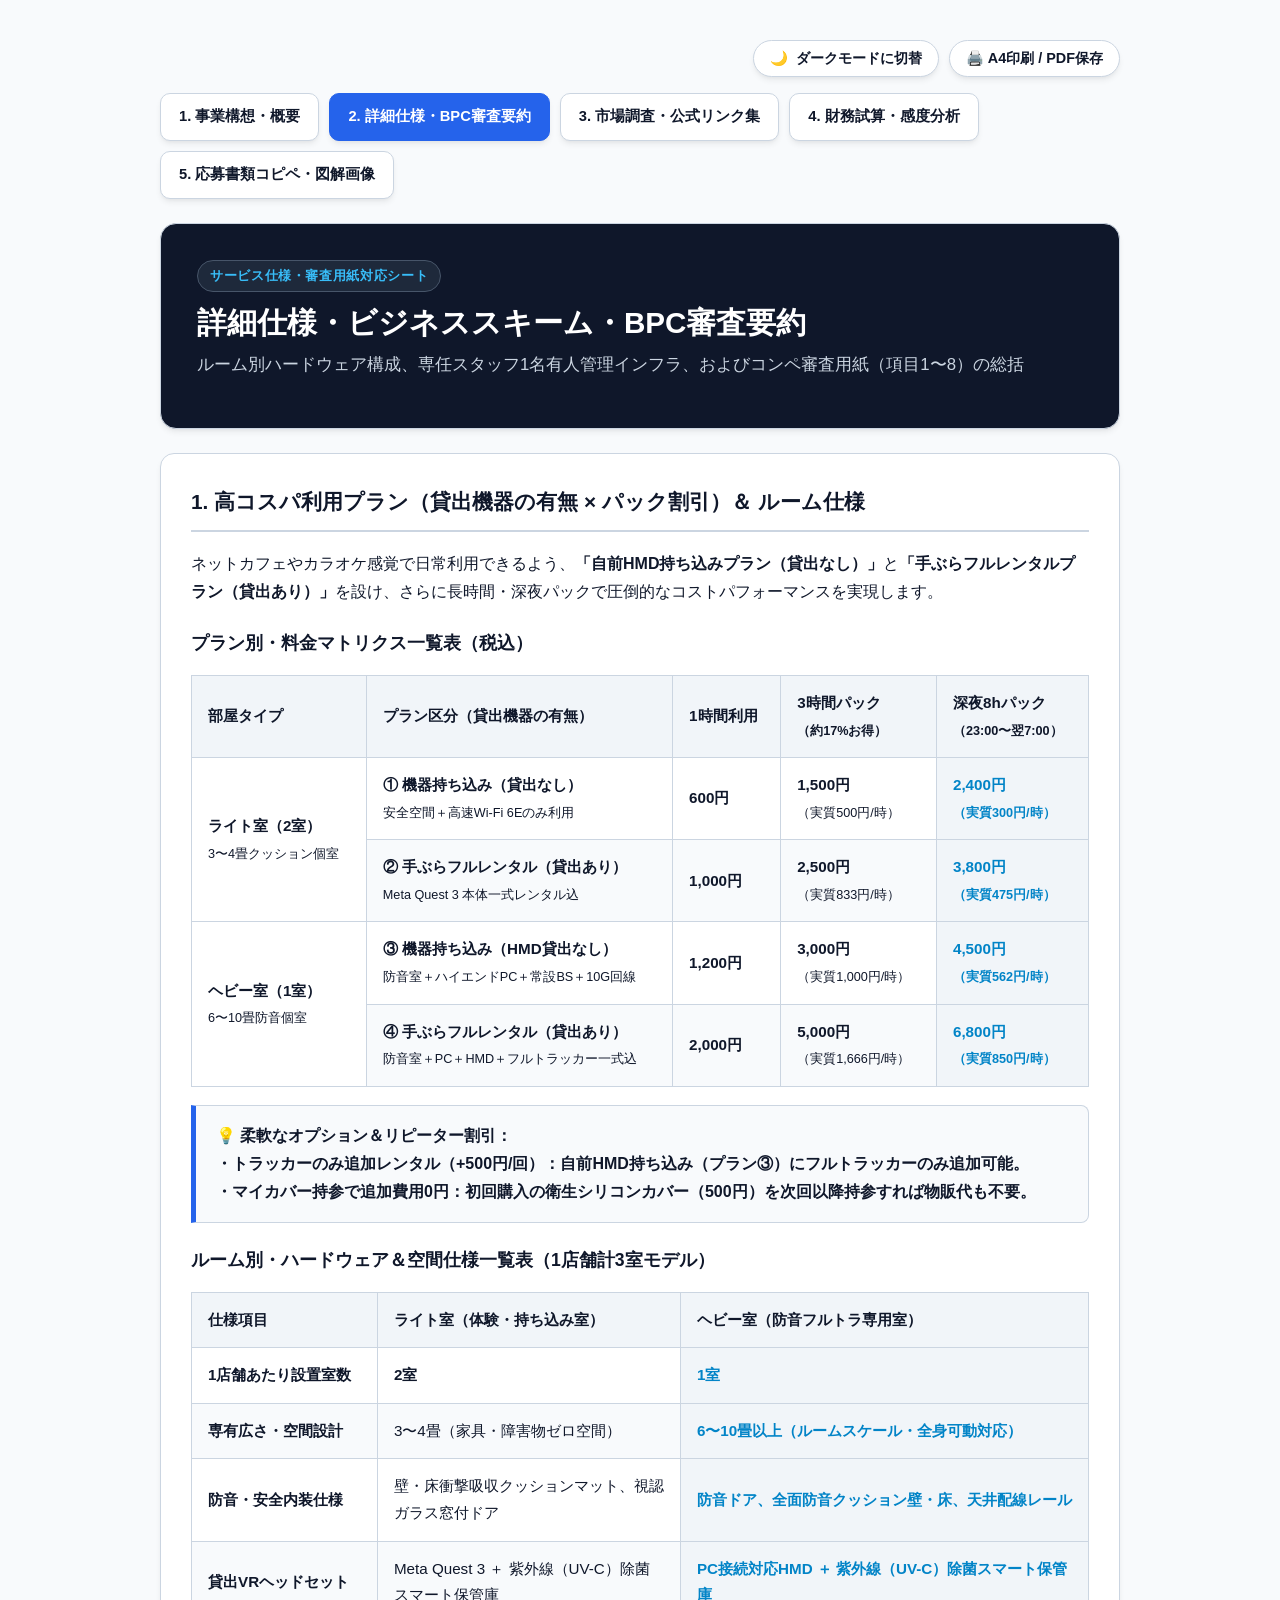
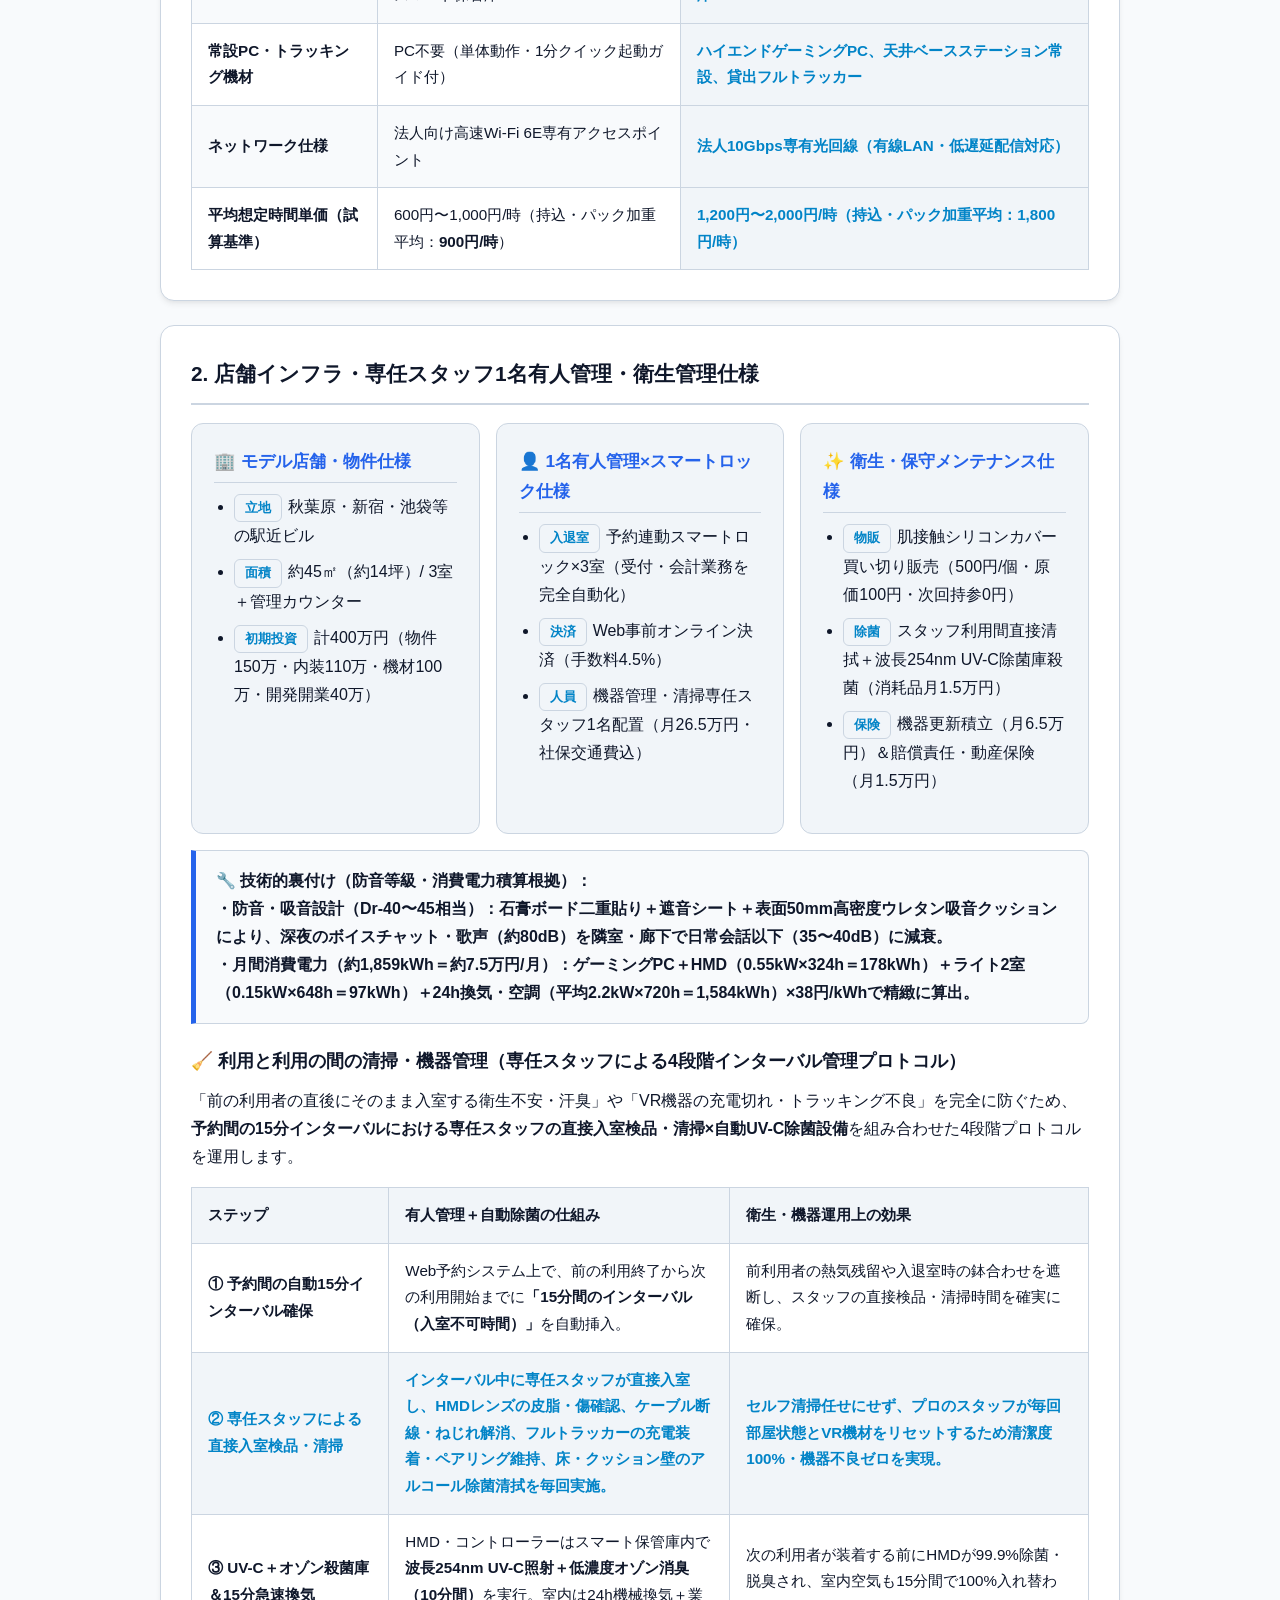
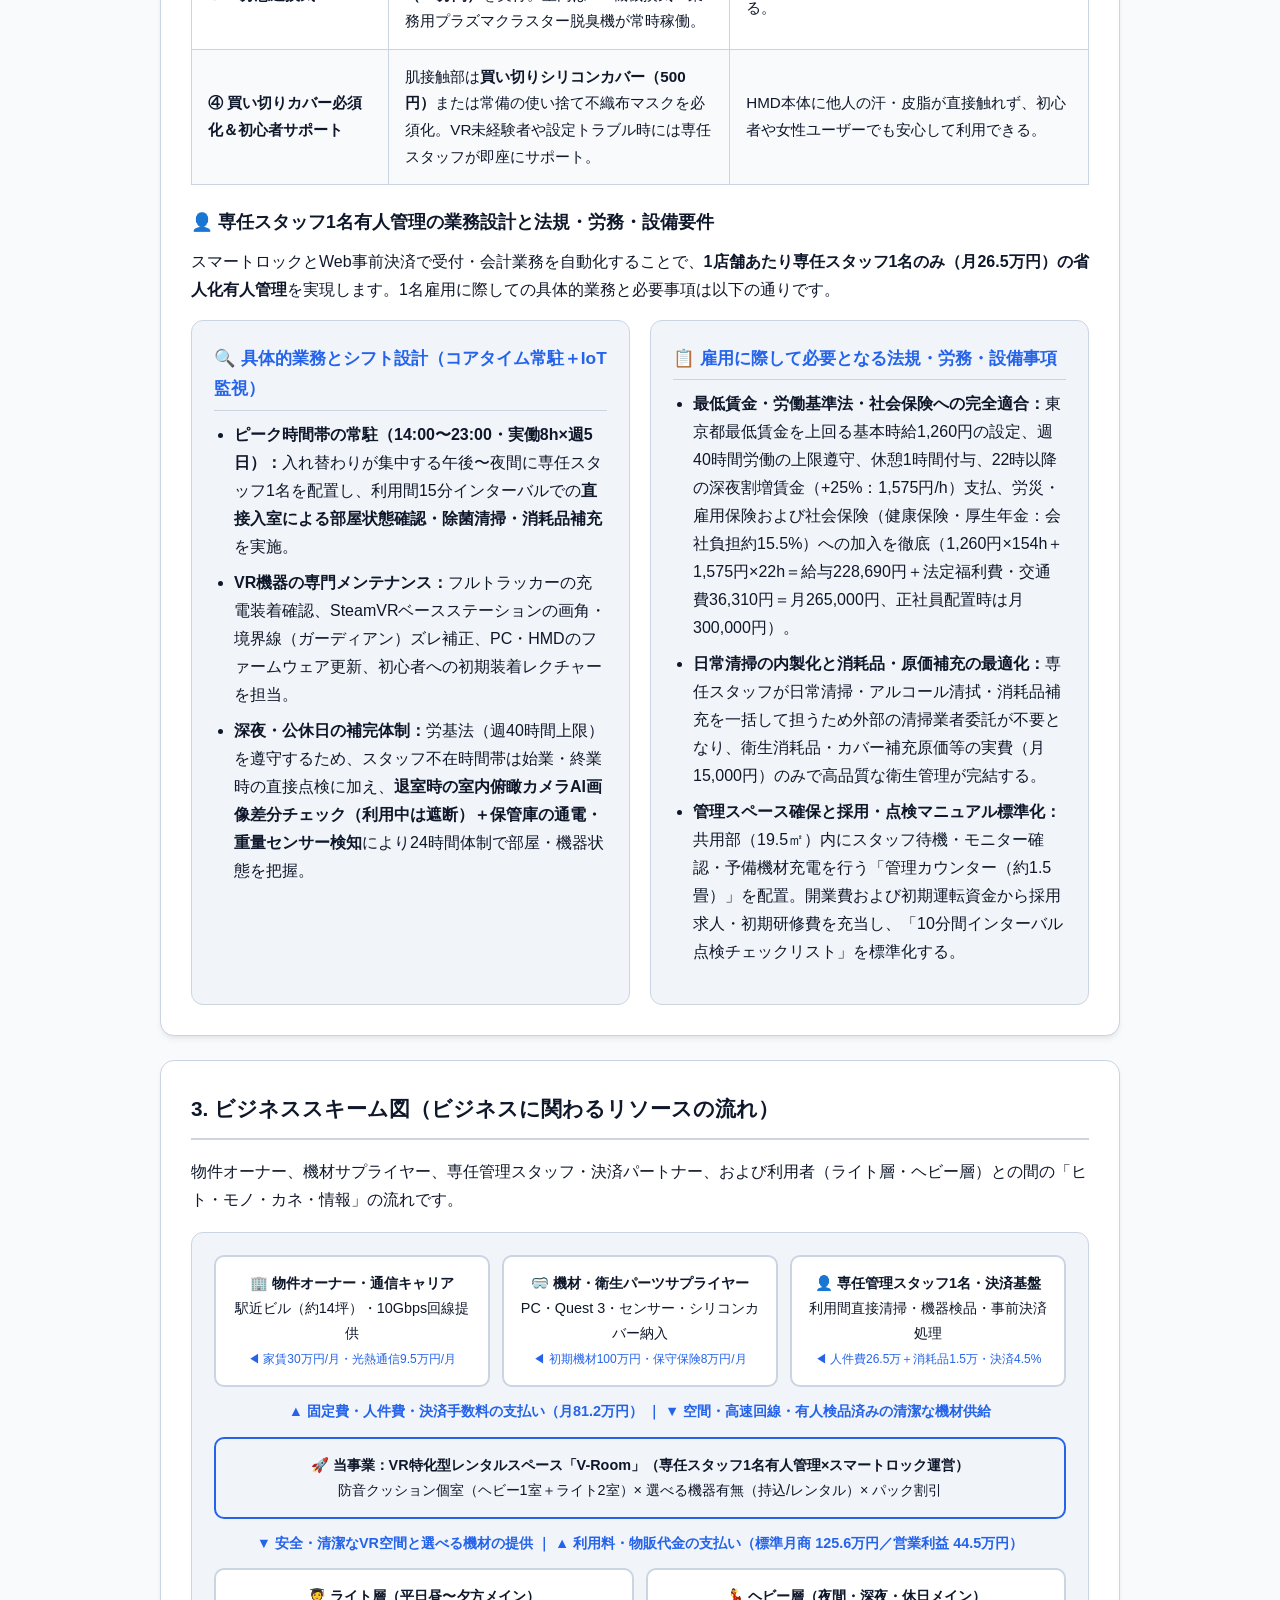
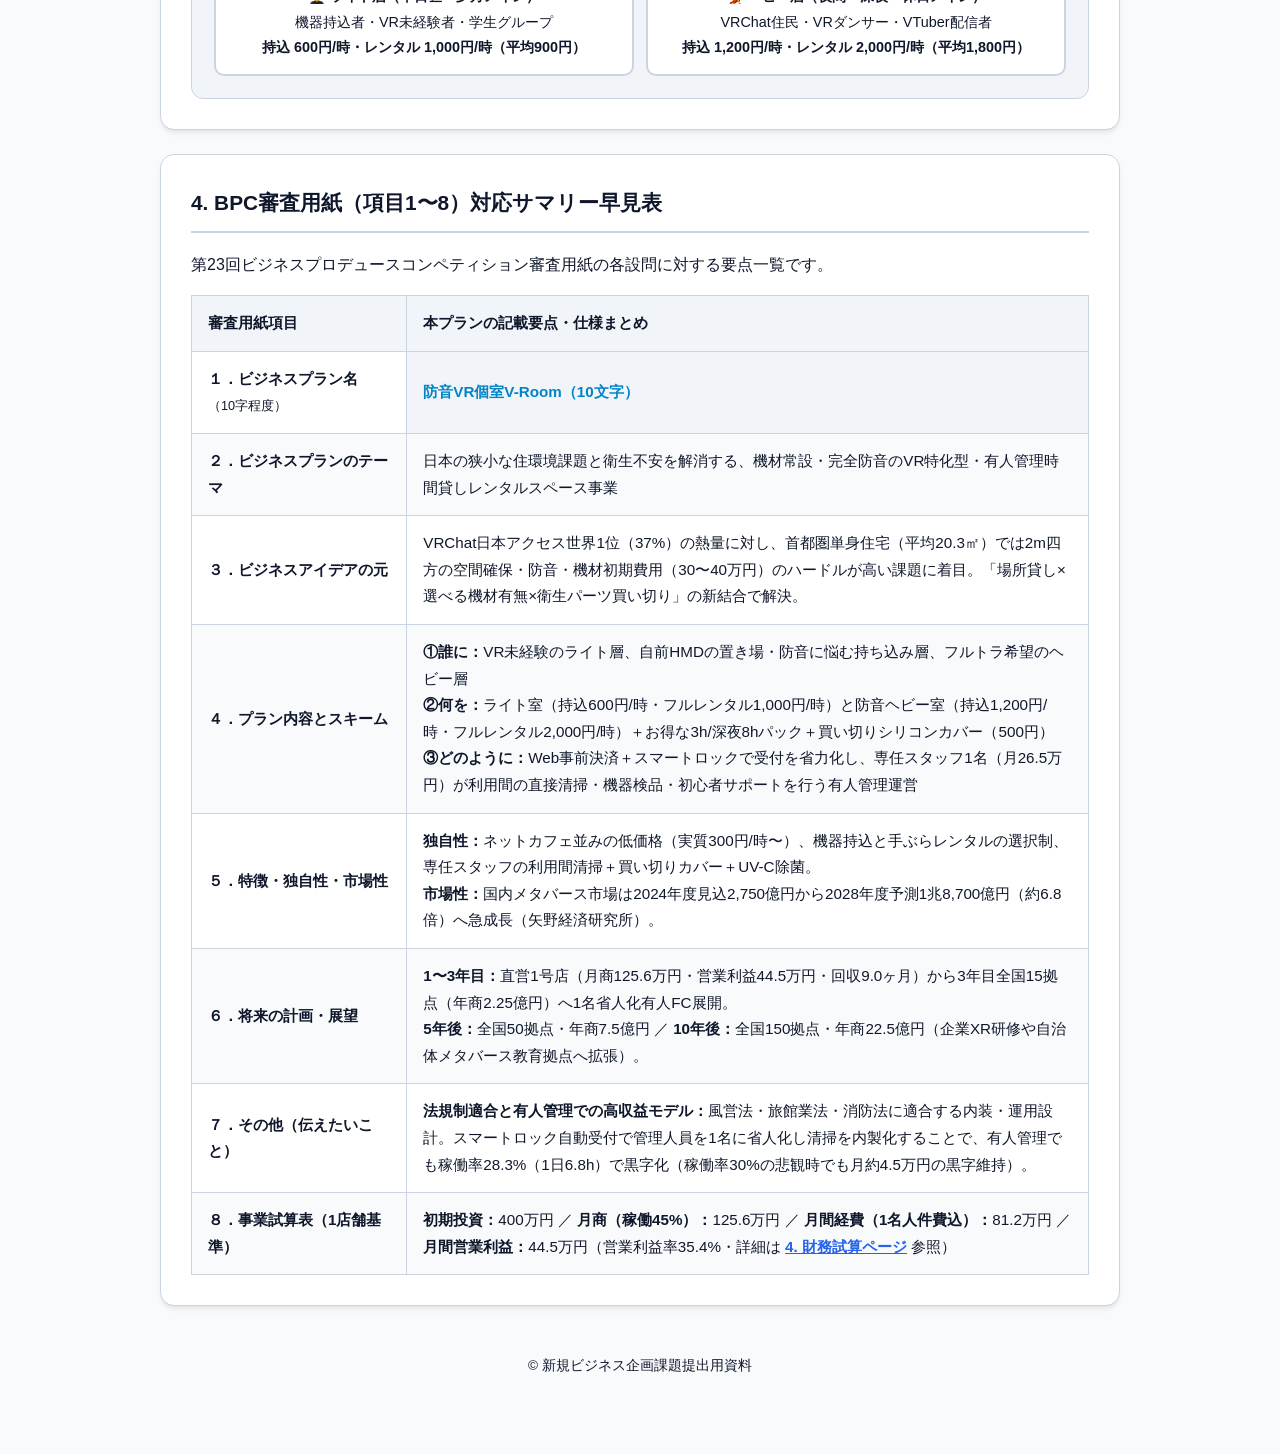
<file: spec.html>
<!DOCTYPE html>
<html lang="ja">
<head>
  <meta charset="UTF-8">
  <meta name="viewport" content="width=device-width, initial-scale=1.0">
  <title>2. 詳細仕様・BPC審査要約：VR特化型レンタルスペース事業「V-Room」</title>
  <link rel="stylesheet" href="style.css">
</head>
<body>
  <div class="container">
    <div class="theme-switch-wrapper">
      <button id="theme-toggle" class="theme-toggle-btn" aria-label="テーマ切替">
        <span id="theme-icon">🌙</span>
        <span id="theme-text">ダークモードに切替</span>
      </button>
      <button onclick="window.print()" class="theme-toggle-btn">🖨️ A4印刷 / PDF保存</button>
    </div>

    <nav class="global-nav">
      <a href="index.html" class="nav-link">1. 事業構想・概要</a>
      <a href="spec.html" class="nav-link active">2. 詳細仕様・BPC審査要約</a>
      <a href="market.html" class="nav-link">3. 市場調査・公式リンク集</a>
      <a href="finance.html" class="nav-link">4. 財務試算・感度分析</a>
      <a href="entry.html" class="nav-link">5. 応募書類コピペ・図解画像</a>
    </nav>

    <header>
      <span class="badge">サービス仕様・審査用紙対応シート</span>
      <h1>詳細仕様・ビジネススキーム・BPC審査要約</h1>
      <p class="subtitle">ルーム別ハードウェア構成、専任スタッフ1名有人管理インフラ、およびコンペ審査用紙（項目1〜8）の総括</p>
    </header>

    <!-- 1. 利用プラン・料金体系（機器有無×パック料金）＆ルーム別仕様 -->
    <div class="section-card">
      <h2>1. 高コスパ利用プラン（貸出機器の有無 × パック割引）＆ ルーム仕様</h2>
      <p>ネットカフェやカラオケ感覚で日常利用できるよう、<strong>「自前HMD持ち込みプラン（貸出なし）」</strong>と<strong>「手ぶらフルレンタルプラン（貸出あり）」</strong>を設け、さらに長時間・深夜パックで圧倒的なコストパフォーマンスを実現します。</p>

      <h3>プラン別・料金マトリクス一覧表（税込）</h3>
      <div class="table-container">
        <table>
          <thead>
            <tr>
              <th>部屋タイプ</th>
              <th>プラン区分（貸出機器の有無）</th>
              <th>1時間利用</th>
              <th>3時間パック<br><small>（約17%お得）</small></th>
              <th>深夜8hパック<br><small>（23:00〜翌7:00）</small></th>
            </tr>
          </thead>
          <tbody>
            <tr>
              <td rowspan="2"><strong>ライト室（2室）</strong><br><small>3〜4畳クッション個室</small></td>
              <td><strong>① 機器持ち込み（貸出なし）</strong><br><small>安全空間＋高速Wi-Fi 6Eのみ利用</small></td>
              <td><strong>600円</strong></td>
              <td><strong>1,500円</strong><br><small>（実質500円/時）</small></td>
              <td class="highlight-cell"><strong>2,400円</strong><br><small>（実質300円/時）</small></td>
            </tr>
            <tr>
              <td><strong>② 手ぶらフルレンタル（貸出あり）</strong><br><small>Meta Quest 3 本体一式レンタル込</small></td>
              <td><strong>1,000円</strong></td>
              <td><strong>2,500円</strong><br><small>（実質833円/時）</small></td>
              <td class="highlight-cell"><strong>3,800円</strong><br><small>（実質475円/時）</small></td>
            </tr>
            <tr>
              <td rowspan="2"><strong>ヘビー室（1室）</strong><br><small>6〜10畳防音個室</small></td>
              <td><strong>③ 機器持ち込み（HMD貸出なし）</strong><br><small>防音室＋ハイエンドPC＋常設BS＋10G回線</small></td>
              <td><strong>1,200円</strong></td>
              <td><strong>3,000円</strong><br><small>（実質1,000円/時）</small></td>
              <td class="highlight-cell"><strong>4,500円</strong><br><small>（実質562円/時）</small></td>
            </tr>
            <tr>
              <td><strong>④ 手ぶらフルレンタル（貸出あり）</strong><br><small>防音室＋PC＋HMD＋フルトラッカー一式込</small></td>
              <td><strong>2,000円</strong></td>
              <td><strong>5,000円</strong><br><small>（実質1,666円/時）</small></td>
              <td class="highlight-cell"><strong>6,800円</strong><br><small>（実質850円/時）</small></td>
            </tr>
          </tbody>
        </table>
      </div>
      <div class="callout">
        <strong>💡 柔軟なオプション＆リピーター割引：</strong><br>
        ・<strong>トラッカーのみ追加レンタル（+500円/回）：</strong>自前HMD持ち込み（プラン③）にフルトラッカーのみ追加可能。<br>
        ・<strong>マイカバー持参で追加費用0円：</strong>初回購入の衛生シリコンカバー（500円）を次回以降持参すれば物販代も不要。
      </div>

      <h3>ルーム別・ハードウェア＆空間仕様一覧表（1店舗計3室モデル）</h3>
      <div class="table-container">
        <table>
          <thead>
            <tr>
              <th>仕様項目</th>
              <th>ライト室（体験・持ち込み室）</th>
              <th>ヘビー室（防音フルトラ専用室）</th>
            </tr>
          </thead>
          <tbody>
            <tr>
              <td><strong>1店舗あたり設置室数</strong></td>
              <td><strong>2室</strong></td>
              <td class="highlight-cell"><strong>1室</strong></td>
            </tr>
            <tr>
              <td><strong>専有広さ・空間設計</strong></td>
              <td>3〜4畳（家具・障害物ゼロ空間）</td>
              <td class="highlight-cell">6〜10畳以上（ルームスケール・全身可動対応）</td>
            </tr>
            <tr>
              <td><strong>防音・安全内装仕様</strong></td>
              <td>壁・床衝撃吸収クッションマット、視認ガラス窓付ドア</td>
              <td class="highlight-cell">防音ドア、全面防音クッション壁・床、天井配線レール</td>
            </tr>
            <tr>
              <td><strong>貸出VRヘッドセット</strong></td>
              <td>Meta Quest 3 ＋ 紫外線（UV-C）除菌スマート保管庫</td>
              <td class="highlight-cell">PC接続対応HMD ＋ 紫外線（UV-C）除菌スマート保管庫</td>
            </tr>
            <tr>
              <td><strong>常設PC・トラッキング機材</strong></td>
              <td>PC不要（単体動作・1分クイック起動ガイド付）</td>
              <td class="highlight-cell">ハイエンドゲーミングPC、天井ベースステーション常設、貸出フルトラッカー</td>
            </tr>
            <tr>
              <td><strong>ネットワーク仕様</strong></td>
              <td>法人向け高速Wi-Fi 6E専有アクセスポイント</td>
              <td class="highlight-cell">法人10Gbps専有光回線（有線LAN・低遅延配信対応）</td>
            </tr>
            <tr>
              <td><strong>平均想定時間単価（試算基準）</strong></td>
              <td>600円〜1,000円/時（持込・パック加重平均：<strong>900円/時</strong>）</td>
              <td class="highlight-cell">1,200円〜2,000円/時（持込・パック加重平均：<strong>1,800円/時</strong>）</td>
            </tr>
          </tbody>
        </table>
      </div>
    </div>

    <!-- 2. 店舗・有人管理オペレーション・衛生管理仕様 -->
    <div class="section-card">
      <h2>2. 店舗インフラ・専任スタッフ1名有人管理・衛生管理仕様</h2>
      <div class="grid-3">
        <div class="spec-card">
          <h4>🏢 モデル店舗・物件仕様</h4>
          <ul class="feature-list">
            <li><span class="spec-badge">立地</span>秋葉原・新宿・池袋等の駅近ビル</li>
            <li><span class="spec-badge">面積</span>約45㎡（約14坪）/ 3室＋管理カウンター</li>
            <li><span class="spec-badge">初期投資</span>計400万円（物件150万・内装110万・機材100万・開発開業40万）</li>
          </ul>
        </div>
        <div class="spec-card">
          <h4>👤 1名有人管理×スマートロック仕様</h4>
          <ul class="feature-list">
            <li><span class="spec-badge">入退室</span>予約連動スマートロック×3室（受付・会計業務を完全自動化）</li>
            <li><span class="spec-badge">決済</span>Web事前オンライン決済（手数料4.5%）</li>
            <li><span class="spec-badge">人員</span>機器管理・清掃専任スタッフ1名配置（月26.5万円・社保交通費込）</li>
          </ul>
        </div>
        <div class="spec-card">
          <h4>✨ 衛生・保守メンテナンス仕様</h4>
          <ul class="feature-list">
            <li><span class="spec-badge">物販</span>肌接触シリコンカバー買い切り販売（500円/個・原価100円・次回持参0円）</li>
            <li><span class="spec-badge">除菌</span>スタッフ利用間直接清拭＋波長254nm UV-C除菌庫殺菌（消耗品月1.5万円）</li>
            <li><span class="spec-badge">保険</span>機器更新積立（月6.5万円）＆賠償責任・動産保険（月1.5万円）</li>
          </ul>
        </div>
      </div>
      <div class="callout" style="margin-top:16px;">
        <strong>🔧 技術的裏付け（防音等級・消費電力積算根拠）：</strong><br>
        ・<strong>防音・吸音設計（Dr-40〜45相当）：</strong>石膏ボード二重貼り＋遮音シート＋表面50mm高密度ウレタン吸音クッションにより、深夜のボイスチャット・歌声（約80dB）を隣室・廊下で日常会話以下（35〜40dB）に減衰。<br>
        ・<strong>月間消費電力（約1,859kWh＝約7.5万円/月）：</strong>ゲーミングPC＋HMD（0.55kW×324h＝178kWh）＋ライト2室（0.15kW×648h＝97kWh）＋24h換気・空調（平均2.2kW×720h＝1,584kWh）×38円/kWhで精緻に算出。
      </div>

      <h3>🧹 利用と利用の間の清掃・機器管理（専任スタッフによる4段階インターバル管理プロトコル）</h3>
      <p>「前の利用者の直後にそのまま入室する衛生不安・汗臭」や「VR機器の充電切れ・トラッキング不良」を完全に防ぐため、<strong>予約間の15分インターバルにおける専任スタッフの直接入室検品・清掃×自動UV-C除菌設備</strong>を組み合わせた4段階プロトコルを運用します。</p>
      <div class="table-container">
        <table>
          <thead>
            <tr>
              <th style="width:22%;">ステップ</th>
              <th style="width:38%;">有人管理＋自動除菌の仕組み</th>
              <th>衛生・機器運用上の効果</th>
            </tr>
          </thead>
          <tbody>
            <tr>
              <td><strong>① 予約間の自動15分インターバル確保</strong></td>
              <td>Web予約システム上で、前の利用終了から次の利用開始までに<strong>「15分間のインターバル（入室不可時間）」</strong>を自動挿入。</td>
              <td>前利用者の熱気残留や入退室時の鉢合わせを遮断し、スタッフの直接検品・清掃時間を確実に確保。</td>
            </tr>
            <tr class="highlight-cell">
              <td><strong>② 専任スタッフによる直接入室検品・清掃</strong></td>
              <td>インターバル中に専任スタッフが直接入室し、<strong>HMDレンズの皮脂・傷確認、ケーブル断線・ねじれ解消、フルトラッカーの充電装着・ペアリング維持、床・クッション壁のアルコール除菌清拭</strong>を毎回実施。</td>
              <td>セルフ清掃任せにせず、プロのスタッフが毎回部屋状態とVR機材をリセットするため清潔度100%・機器不良ゼロを実現。</td>
            </tr>
            <tr>
              <td><strong>③ UV-C＋オゾン殺菌庫＆15分急速換気</strong></td>
              <td>HMD・コントローラーはスマート保管庫内で<strong>波長254nm UV-C照射＋低濃度オゾン消臭（10分間）</strong>を実行。室内は24h機械換気＋業務用プラズマクラスター脱臭機が常時稼働。</td>
              <td>次の利用者が装着する前にHMDが99.9%除菌・脱臭され、室内空気も15分間で100%入れ替わる。</td>
            </tr>
            <tr>
              <td><strong>④ 買い切りカバー必須化＆初心者サポート</strong></td>
              <td>肌接触部は<strong>買い切りシリコンカバー（500円）</strong>または常備の使い捨て不織布マスクを必須化。VR未経験者や設定トラブル時には専任スタッフが即座にサポート。</td>
              <td>HMD本体に他人の汗・皮脂が直接触れず、初心者や女性ユーザーでも安心して利用できる。</td>
            </tr>
          </tbody>
        </table>
      </div>

      <h3>👤 専任スタッフ1名有人管理の業務設計と法規・労務・設備要件</h3>
      <p>スマートロックとWeb事前決済で受付・会計業務を自動化することで、<strong>1店舗あたり専任スタッフ1名のみ（月26.5万円）の省人化有人管理</strong>を実現します。1名雇用に際しての具体的業務と必要事項は以下の通りです。</p>
      <div class="grid-2">
        <div class="spec-card">
          <h4>🔍 具体的業務とシフト設計（コアタイム常駐＋IoT監視）</h4>
          <ul class="feature-list">
            <li><strong>ピーク時間帯の常駐（14:00〜23:00・実働8h×週5日）：</strong>入れ替わりが集中する午後〜夜間に専任スタッフ1名を配置し、利用間15分インターバルでの<strong>直接入室による部屋状態確認・除菌清掃・消耗品補充</strong>を実施。</li>
            <li><strong>VR機器の専門メンテナンス：</strong>フルトラッカーの充電装着確認、SteamVRベースステーションの画角・境界線（ガーディアン）ズレ補正、PC・HMDのファームウェア更新、初心者への初期装着レクチャーを担当。</li>
            <li><strong>深夜・公休日の補完体制：</strong>労基法（週40時間上限）を遵守するため、スタッフ不在時間帯は始業・終業時の直接点検に加え、<strong>退室時の室内俯瞰カメラAI画像差分チェック（利用中は遮断）＋保管庫の通電・重量センサー検知</strong>により24時間体制で部屋・機器状態を把握。</li>
          </ul>
        </div>
        <div class="spec-card">
          <h4>📋 雇用に際して必要となる法規・労務・設備事項</h4>
          <ul class="feature-list">
            <li><strong>最低賃金・労働基準法・社会保険への完全適合：</strong>東京都最低賃金を上回る基本時給1,260円の設定、週40時間労働の上限遵守、休憩1時間付与、22時以降の深夜割増賃金（+25%：1,575円/h）支払、労災・雇用保険および社会保険（健康保険・厚生年金：会社負担約15.5%）への加入を徹底（1,260円×154h＋1,575円×22h＝給与228,690円＋法定福利費・交通費36,310円＝月265,000円、正社員配置時は月300,000円）。</li>
            <li><strong>日常清掃の内製化と消耗品・原価補充の最適化：</strong>専任スタッフが日常清掃・アルコール清拭・消耗品補充を一括して担うため外部の清掃業者委託が不要となり、衛生消耗品・カバー補充原価等の実費（月15,000円）のみで高品質な衛生管理が完結する。</li>
            <li><strong>管理スペース確保と採用・点検マニュアル標準化：</strong>共用部（19.5㎡）内にスタッフ待機・モニター確認・予備機材充電を行う「管理カウンター（約1.5畳）」を配置。開業費および初期運転資金から採用求人・初期研修費を充当し、「10分間インターバル点検チェックリスト」を標準化する。</li>
          </ul>
        </div>
      </div>
    </div>

    <!-- 3. ビジネススキーム図 -->
    <div class="section-card">
      <h2>3. ビジネススキーム図（ビジネスに関わるリソースの流れ）</h2>
      <p>物件オーナー、機材サプライヤー、専任管理スタッフ・決済パートナー、および利用者（ライト層・ヘビー層）との間の「ヒト・モノ・カネ・情報」の流れです。</p>
      <div class="scheme-wrapper">
        <div class="scheme-row">
          <div class="scheme-box">
            <strong>🏢 物件オーナー・通信キャリア</strong><br>
            駅近ビル（約14坪）・10Gbps回線提供<br>
            <small style="color:var(--primary);">◀ 家賃30万円/月・光熱通信9.5万円/月</small>
          </div>
          <div class="scheme-box">
            <strong>🥽 機材・衛生パーツサプライヤー</strong><br>
            PC・Quest 3・センサー・シリコンカバー納入<br>
            <small style="color:var(--primary);">◀ 初期機材100万円・保守保険8万円/月</small>
          </div>
          <div class="scheme-box">
            <strong>👤 専任管理スタッフ1名・決済基盤</strong><br>
            利用間直接清掃・機器検品・事前決済処理<br>
            <small style="color:var(--primary);">◀ 人件費26.5万＋消耗品1.5万・決済4.5%</small>
          </div>
        </div>
        <div class="scheme-arrow">▲ 固定費・人件費・決済手数料の支払い（月81.2万円） ｜ ▼ 空間・高速回線・有人検品済みの清潔な機材供給</div>
        <div class="scheme-box core">
          <strong>🚀 当事業：VR特化型レンタルスペース「V-Room」（専任スタッフ1名有人管理×スマートロック運営）</strong><br>
          防音クッション個室（ヘビー1室＋ライト2室）× 選べる機器有無（持込/レンタル）× パック割引
        </div>
        <div class="scheme-arrow">▼ 安全・清潔なVR空間と選べる機材の提供 ｜ ▲ 利用料・物販代金の支払い（標準月商 125.6万円／営業利益 44.5万円）</div>
        <div class="scheme-row">
          <div class="scheme-box">
            <strong>🧑‍🎓 ライト層（平日昼〜夕方メイン）</strong><br>
            機器持込者・VR未経験者・学生グループ<br>
            <strong>持込 600円/時・レンタル 1,000円/時（平均900円）</strong>
          </div>
          <div class="scheme-box">
            <strong>💃 ヘビー層（夜間・深夜・休日メイン）</strong><br>
            VRChat住民・VRダンサー・VTuber配信者<br>
            <strong>持込 1,200円/時・レンタル 2,000円/時（平均1,800円）</strong>
          </div>
        </div>
      </div>
    </div>

    <!-- 4. BPC審査用紙（項目1〜8）対応一覧表 -->
    <div class="section-card">
      <h2>4. BPC審査用紙（項目1〜8）対応サマリー早見表</h2>
      <p>第23回ビジネスプロデュースコンペティション審査用紙の各設問に対する要点一覧です。</p>
      <div class="table-container">
        <table>
          <thead>
            <tr>
              <th style="width: 24%;">審査用紙項目</th>
              <th>本プランの記載要点・仕様まとめ</th>
            </tr>
          </thead>
          <tbody>
            <tr>
              <td><strong>１．ビジネスプラン名</strong><br><small>（10字程度）</small></td>
              <td class="highlight-cell"><strong>防音VR個室V-Room</strong>（10文字）</td>
            </tr>
            <tr>
              <td><strong>２．ビジネスプランのテーマ</strong></td>
              <td>日本の狭小な住環境課題と衛生不安を解消する、機材常設・完全防音のVR特化型・有人管理時間貸しレンタルスペース事業</td>
            </tr>
            <tr>
              <td><strong>３．ビジネスアイデアの元</strong></td>
              <td>VRChat日本アクセス世界1位（37%）の熱量に対し、首都圏単身住宅（平均20.3㎡）では2m四方の空間確保・防音・機材初期費用（30〜40万円）のハードルが高い課題に着目。「場所貸し×選べる機材有無×衛生パーツ買い切り」の新結合で解決。</td>
            </tr>
            <tr>
              <td><strong>４．プラン内容とスキーム</strong></td>
              <td><strong>①誰に：</strong>VR未経験のライト層、自前HMDの置き場・防音に悩む持ち込み層、フルトラ希望のヘビー層<br><strong>②何を：</strong>ライト室（持込600円/時・フルレンタル1,000円/時）と防音ヘビー室（持込1,200円/時・フルレンタル2,000円/時）＋お得な3h/深夜8hパック＋買い切りシリコンカバー（500円）<br><strong>③どのように：</strong>Web事前決済＋スマートロックで受付を省力化し、専任スタッフ1名（月26.5万円）が利用間の直接清掃・機器検品・初心者サポートを行う有人管理運営</td>
            </tr>
            <tr>
              <td><strong>５．特徴・独自性・市場性</strong></td>
              <td><strong>独自性：</strong>ネットカフェ並みの低価格（実質300円/時〜）、機器持込と手ぶらレンタルの選択制、専任スタッフの利用間清掃＋買い切りカバー＋UV-C除菌。<br><strong>市場性：</strong>国内メタバース市場は2024年度見込2,750億円から2028年度予測1兆8,700億円（約6.8倍）へ急成長（矢野経済研究所）。</td>
            </tr>
            <tr>
              <td><strong>６．将来の計画・展望</strong></td>
              <td><strong>1〜3年目：</strong>直営1号店（月商125.6万円・営業利益44.5万円・回収9.0ヶ月）から3年目全国15拠点（年商2.25億円）へ1名省人化有人FC展開。<br><strong>5年後：</strong>全国50拠点・年商7.5億円 ／ <strong>10年後：</strong>全国150拠点・年商22.5億円（企業XR研修や自治体メタバース教育拠点へ拡張）。</td>
            </tr>
            <tr>
              <td><strong>７．その他（伝えたいこと）</strong></td>
              <td><strong>法規制適合と有人管理での高収益モデル：</strong>風営法・旅館業法・消防法に適合する内装・運用設計。スマートロック自動受付で管理人員を1名に省人化し清掃を内製化することで、有人管理でも稼働率28.3%（1日6.8h）で黒字化（稼働率30%の悲観時でも月約4.5万円の黒字維持）。</td>
            </tr>
            <tr>
              <td><strong>８．事業試算表（1店舗基準）</strong></td>
              <td><strong>初期投資：</strong>400万円 ／ <strong>月商（稼働45%）：</strong>125.6万円 ／ <strong>月間経費（1名人件費込）：</strong>81.2万円 ／ <strong>月間営業利益：</strong>44.5万円（営業利益率35.4%・詳細は <a href="finance.html" class="external-link">4. 財務試算ページ</a> 参照）</td>
            </tr>
          </tbody>
        </table>
      </div>
    </div>

    <footer>
      <p>© 新規ビジネス企画課題提出用資料</p>
    </footer>
  </div>

  <script>
    const toggleBtn = document.getElementById('theme-toggle');
    const themeIcon = document.getElementById('theme-icon');
    const themeText = document.getElementById('theme-text');
    const htmlElement = document.documentElement;
    const prefersDark = window.matchMedia('(prefers-color-scheme: dark)').matches;
    const savedTheme = localStorage.getItem('theme');

    function applyTheme(theme) {
      htmlElement.setAttribute('data-theme', theme);
      localStorage.setItem('theme', theme);
      themeIcon.textContent = theme === 'dark' ? '☀️' : '🌙';
      themeText.textContent = theme === 'dark' ? 'ライトモードに切替' : 'ダークモードに切替';
    }

    if (savedTheme === 'dark' || (!savedTheme && prefersDark)) applyTheme('dark');
    else applyTheme('light');

    toggleBtn.addEventListener('click', () => {
      const current = htmlElement.getAttribute('data-theme');
      applyTheme(current === 'dark' ? 'light' : 'dark');
    });
  </script>
</body>
</html>
</file>
<file: style.css>
/* ----------------------------------
   CSS変数（ライト / ダークテーマ定義）
----------------------------------- */
:root {
  --bg: #f8fafc;
  --card-bg: #ffffff;
  --card-sub: #f1f5f9;
  --text-main: #0f172a;
  --text-sub: #475569;
  --border: #cbd5e1;
  --primary: #2563eb;
  --callout-bg: #f8fafc;
  --callout-border: #2563eb;
  --header-bg: #0f172a;
  --header-text: #ffffff;
  --header-sub: #cbd5e1;
  --badge-bg: #1e293b;
  --badge-border: #475569;
  --badge-text: #38bdf8;
  --table-th: #f1f5f9;
  --table-stripe: #f8fafc;
  --table-highlight-bg: #f1f5f9;
  --table-highlight-text: #0284c7;
  --shadow: 0 4px 6px -1px rgba(0, 0, 0, 0.07), 0 2px 4px -2px rgba(0, 0, 0, 0.05);
}

[data-theme="dark"] {
  --bg: #0b0f19;
  --card-bg: #111827;
  --card-sub: #1f2937;
  --text-main: #f9fafb;
  --text-sub: #9ca3af;
  --border: #374151;
  --primary: #60a5fa;
  --callout-bg: #1f2937;
  --callout-border: #60a5fa;
  --header-bg: #1f2937;
  --header-text: #f9fafb;
  --header-sub: #9ca3af;
  --badge-bg: #111827;
  --badge-border: #4b5563;
  --badge-text: #38bdf8;
  --table-th: #1f2937;
  --table-stripe: #161e2e;
  --table-highlight-bg: #1e293b;
  --table-highlight-text: #38bdf8;
  --shadow: 0 4px 6px -1px rgba(0, 0, 0, 0.5);
}

/* ----------------------------------
   基本リセット & レイアウト
----------------------------------- */
* {
  box-sizing: border-box;
  margin: 0;
  padding: 0;
  transition: background-color 0.25s ease, color 0.25s ease, border-color 0.25s ease;
}

body {
  font-family: -apple-system, BlinkMacSystemFont, "Segoe UI", Roboto, "Hiragino Kaku Gothic ProN", "Meiryo", sans-serif;
  line-height: 1.75;
  background-color: var(--bg);
  color: var(--text-main);
  padding: 40px 20px;
}

.container {
  max-width: 960px;
  margin: 0 auto;
}

/* ツールバー & テーマ切り替えボタン */
.theme-switch-wrapper {
  display: flex;
  justify-content: flex-end;
  gap: 10px;
  margin-bottom: 16px;
}

.theme-toggle-btn {
  background: var(--card-bg);
  border: 1px solid var(--border);
  color: var(--text-main);
  padding: 8px 16px;
  border-radius: 999px;
  cursor: pointer;
  font-size: 0.9rem;
  font-weight: 600;
  display: inline-flex;
  align-items: center;
  gap: 8px;
  box-shadow: var(--shadow);
}

.theme-toggle-btn:hover {
  border-color: var(--primary);
}

/* グローバルナビゲーション */
.global-nav {
  display: flex;
  gap: 10px;
  margin-bottom: 24px;
  flex-wrap: wrap;
}

.nav-link {
  padding: 10px 18px;
  border-radius: 10px;
  text-decoration: none;
  font-weight: 700;
  font-size: 0.92rem;
  background: var(--card-bg);
  color: var(--text-main);
  border: 1px solid var(--border);
  box-shadow: var(--shadow);
}

.nav-link:hover {
  border-color: var(--primary);
  color: var(--primary);
}

.nav-link.active {
  background: var(--primary);
  color: #ffffff;
  border-color: var(--primary);
}

/* ヘッダー */
header {
  background-color: var(--header-bg);
  color: var(--header-text);
  padding: 36px;
  border-radius: 16px;
  margin-bottom: 24px;
  border: 1px solid var(--border);
  box-shadow: var(--shadow);
}

.badge {
  display: inline-block;
  background-color: var(--badge-bg);
  border: 1px solid var(--badge-border);
  color: var(--badge-text);
  padding: 4px 12px;
  border-radius: 999px;
  font-size: 0.8rem;
  font-weight: 700;
  margin-bottom: 12px;
  letter-spacing: 0.05em;
}

h1 {
  font-size: 1.85rem;
  font-weight: 800;
  margin-bottom: 8px;
  line-height: 1.3;
}

.subtitle {
  font-size: 1.05rem;
  color: var(--header-sub);
}

/* セクションカード */
.section-card {
  background: var(--card-bg);
  border-radius: 14px;
  padding: 30px;
  margin-bottom: 24px;
  box-shadow: var(--shadow);
  border: 1px solid var(--border);
}

h2 {
  font-size: 1.3rem;
  color: var(--text-main);
  margin-bottom: 18px;
  display: flex;
  align-items: center;
  gap: 10px;
  border-bottom: 2px solid var(--border);
  padding-bottom: 10px;
}

h3 {
  font-size: 1.1rem;
  margin: 22px 0 10px;
  color: var(--text-main);
}

p {
  margin-bottom: 12px;
  color: var(--text-main);
}

/* コールアウト・強調ボックス */
.callout {
  background-color: var(--callout-bg);
  border: 1px solid var(--border);
  border-left: 5px solid var(--callout-border);
  color: var(--text-main);
  padding: 16px 20px;
  border-radius: 0 8px 8px 0;
  margin: 18px 0;
  font-weight: 600;
}

/* グリッドレイアウト */
.grid-2 {
  display: grid;
  grid-template-columns: repeat(auto-fit, minmax(300px, 1fr));
  gap: 20px;
  margin-top: 16px;
}

.grid-3 {
  display: grid;
  grid-template-columns: repeat(auto-fit, minmax(260px, 1fr));
  gap: 16px;
  margin-top: 16px;
}

.plan-box, .spec-card {
  border: 1px solid var(--border);
  border-radius: 12px;
  padding: 22px;
  background: var(--card-sub);
}

.plan-box.light { border-top: 4px solid #38bdf8; }
.plan-box.heavy { border-top: 4px solid #818cf8; }

.plan-box h4, .spec-card h4 {
  font-size: 1.08rem;
  margin-bottom: 10px;
  color: var(--text-main);
}

.spec-card h4 {
  color: var(--primary);
  border-bottom: 1px solid var(--border);
  padding-bottom: 6px;
}

.plan-box ul { list-style-type: none; margin-top: 12px; }
.plan-box li {
  padding: 6px 0;
  border-bottom: 1px dashed var(--border);
  font-size: 0.95rem;
}
.plan-box li:last-child { border-bottom: none; }

.spec-badge {
  display: inline-block;
  background: var(--table-highlight-bg);
  color: var(--table-highlight-text);
  border: 1px solid var(--border);
  padding: 2px 10px;
  border-radius: 6px;
  font-size: 0.8rem;
  font-weight: 700;
  margin-right: 6px;
}

/* テーブル */
.table-container {
  overflow-x: auto;
  margin-top: 16px;
}

table {
  width: 100%;
  border-collapse: collapse;
  text-align: left;
  font-size: 0.95rem;
}

th, td {
  padding: 14px 16px;
  border: 1px solid var(--border);
  color: var(--text-main);
}

th {
  background-color: var(--table-th);
  font-weight: 700;
}

tr:nth-child(even) {
  background-color: var(--table-stripe);
}

.highlight-cell,
tr.highlight-cell th,
tr.highlight-cell td {
  background-color: var(--table-highlight-bg);
  font-weight: 700;
  color: var(--table-highlight-text);
}

/* ビジネススキーム図 */
.scheme-wrapper {
  background: var(--card-sub);
  border: 1px solid var(--border);
  border-radius: 12px;
  padding: 22px;
  margin-top: 18px;
  display: flex;
  flex-direction: column;
  gap: 12px;
}

.scheme-row {
  display: grid;
  grid-template-columns: repeat(auto-fit, minmax(220px, 1fr));
  gap: 12px;
}

.scheme-box {
  background: var(--card-bg);
  border: 2px solid var(--border);
  border-radius: 10px;
  padding: 14px;
  text-align: center;
  font-size: 0.9rem;
}

.scheme-box.core {
  border-color: var(--primary);
  background: var(--table-highlight-bg);
}

.scheme-arrow {
  text-align: center;
  font-weight: 700;
  color: var(--primary);
  font-size: 0.9rem;
}

/* 統計カード・チャート・リンクバナー */
.stat-container {
  display: grid;
  grid-template-columns: repeat(auto-fit, minmax(260px, 1fr));
  gap: 16px;
  margin-top: 16px;
}

.stat-card {
  background: var(--card-sub);
  border: 1px solid var(--border);
  border-radius: 10px;
  padding: 20px;
  text-align: center;
}

.stat-source { font-size: 0.85rem; color: var(--text-sub); font-weight: 600; }
.stat-number { font-size: 1.7rem; font-weight: 800; color: var(--primary); margin: 8px 0; }

.chart-grid {
  display: grid;
  grid-template-columns: repeat(auto-fit, minmax(320px, 1fr));
  gap: 20px;
  margin-top: 20px;
}

.chart-card {
  background: var(--card-sub);
  border: 1px solid var(--border);
  border-radius: 12px;
  padding: 20px;
}

.chart-title {
  font-size: 0.95rem;
  font-weight: 700;
  margin-bottom: 14px;
  text-align: center;
}

.chart-box {
  position: relative;
  height: 280px;
  width: 100%;
}

.page-link-card {
  background: var(--card-sub);
  border: 1px solid var(--border);
  border-radius: 12px;
  padding: 20px;
  margin: 16px 0;
  display: flex;
  justify-content: space-between;
  align-items: center;
  text-decoration: none;
  color: var(--text-main);
}

.page-link-card:hover { border-color: var(--primary); }
.external-link { color: var(--primary); font-weight: 700; text-decoration: underline; word-break: break-all; }
.feature-list { padding-left: 20px; margin-bottom: 16px; }
.feature-list li { margin-bottom: 8px; }

footer {
  text-align: center;
  padding: 24px;
  color: var(--text-sub);
  font-size: 0.85rem;
}

/* コピペブロック・図解画像プレビュー・Excel転記表用スタイル */
.copy-block {
  border: 1px solid var(--border);
  border-radius: 12px;
  background: var(--card-sub);
  margin-bottom: 18px;
  overflow: hidden;
}

.copy-header {
  display: flex;
  justify-content: space-between;
  align-items: center;
  padding: 10px 16px;
  background: var(--table-th);
  border-bottom: 1px solid var(--border);
  gap: 10px;
  flex-wrap: wrap;
}

.copy-title {
  font-weight: 700;
  font-size: 0.98rem;
  color: var(--text-main);
}

.copy-content {
  padding: 16px;
  font-family: inherit;
  font-size: 0.94rem;
  line-height: 1.75;
  white-space: pre-wrap;
  word-break: break-word;
  color: var(--text-main);
  background: var(--card-bg);
}

.copy-btn {
  background: var(--card-bg);
  border: 1px solid var(--primary);
  color: var(--primary);
  padding: 6px 14px;
  border-radius: 8px;
  cursor: pointer;
  font-size: 0.85rem;
  font-weight: 700;
}

.copy-btn:hover, .copy-btn.primary-btn {
  background: var(--primary);
  color: #ffffff;
}

.copy-btn.copied {
  background: #16a34a !important;
  border-color: #16a34a !important;
  color: #ffffff !important;
}

.copy-btn.sm {
  padding: 2px 8px;
  font-size: 0.78rem;
  margin-left: 6px;
}

.figure-box {
  border: 2px solid var(--primary);
  border-radius: 12px;
  background: var(--card-sub);
  padding: 16px;
  margin-bottom: 24px;
}

.figure-header {
  display: flex;
  justify-content: space-between;
  align-items: center;
  gap: 12px;
  flex-wrap: wrap;
  margin-bottom: 12px;
}

.figure-actions {
  display: flex;
  gap: 8px;
  flex-wrap: wrap;
}

.figure-preview {
  background: #ffffff;
  border: 1px solid var(--border);
  border-radius: 8px;
  padding: 8px;
  text-align: center;
}

.rendered-figure-img {
  max-width: 100%;
  height: auto;
  display: block;
  margin: 0 auto;
}

.tab-bar {
  display: flex;
  gap: 10px;
  margin: 14px 0;
  flex-wrap: wrap;
}

.tab-btn {
  padding: 10px 18px;
  border-radius: 8px;
  border: 1px solid var(--border);
  background: var(--card-sub);
  color: var(--text-main);
  font-weight: 700;
  cursor: pointer;
}

.tab-btn.active {
  background: var(--primary);
  color: #ffffff;
  border-color: var(--primary);
}

.num-cell {
  text-align: right;
  font-variant-numeric: tabular-nums;
}

.auto-badge {
  display: inline-block;
  font-size: 0.78rem;
  padding: 2px 8px;
  border-radius: 6px;
  background: var(--table-th);
  color: var(--text-sub);
}

@media print {
  :root, [data-theme="dark"] {
    --bg: #ffffff;
    --card-bg: #ffffff;
    --card-sub: #f8fafc;
    --text-main: #000000;
    --text-sub: #334155;
    --border: #94a3b8;
    --primary: #2563eb;
    --callout-bg: #f8fafc;
    --callout-border: #2563eb;
    --header-bg: #0f172a;
    --header-text: #ffffff;
    --header-sub: #cbd5e1;
    --badge-bg: #1e293b;
    --badge-border: #475569;
    --badge-text: #38bdf8;
    --table-th: #f1f5f9;
    --table-stripe: #f8fafc;
    --table-highlight-bg: #e0f2fe;
    --table-highlight-text: #0369a1;
  }
  * { transition: none !important; }
  body { background: #ffffff; color: #000000; padding: 0; }
  .theme-switch-wrapper, .global-nav, .copy-btn, .tab-bar, .figure-actions { display: none; }
  .section-card { box-shadow: none; }
  .copy-block, .figure-box, .plan-box, .spec-card, .chart-card, .stat-card { page-break-inside: avoid; break-inside: avoid; }
}
</file>
